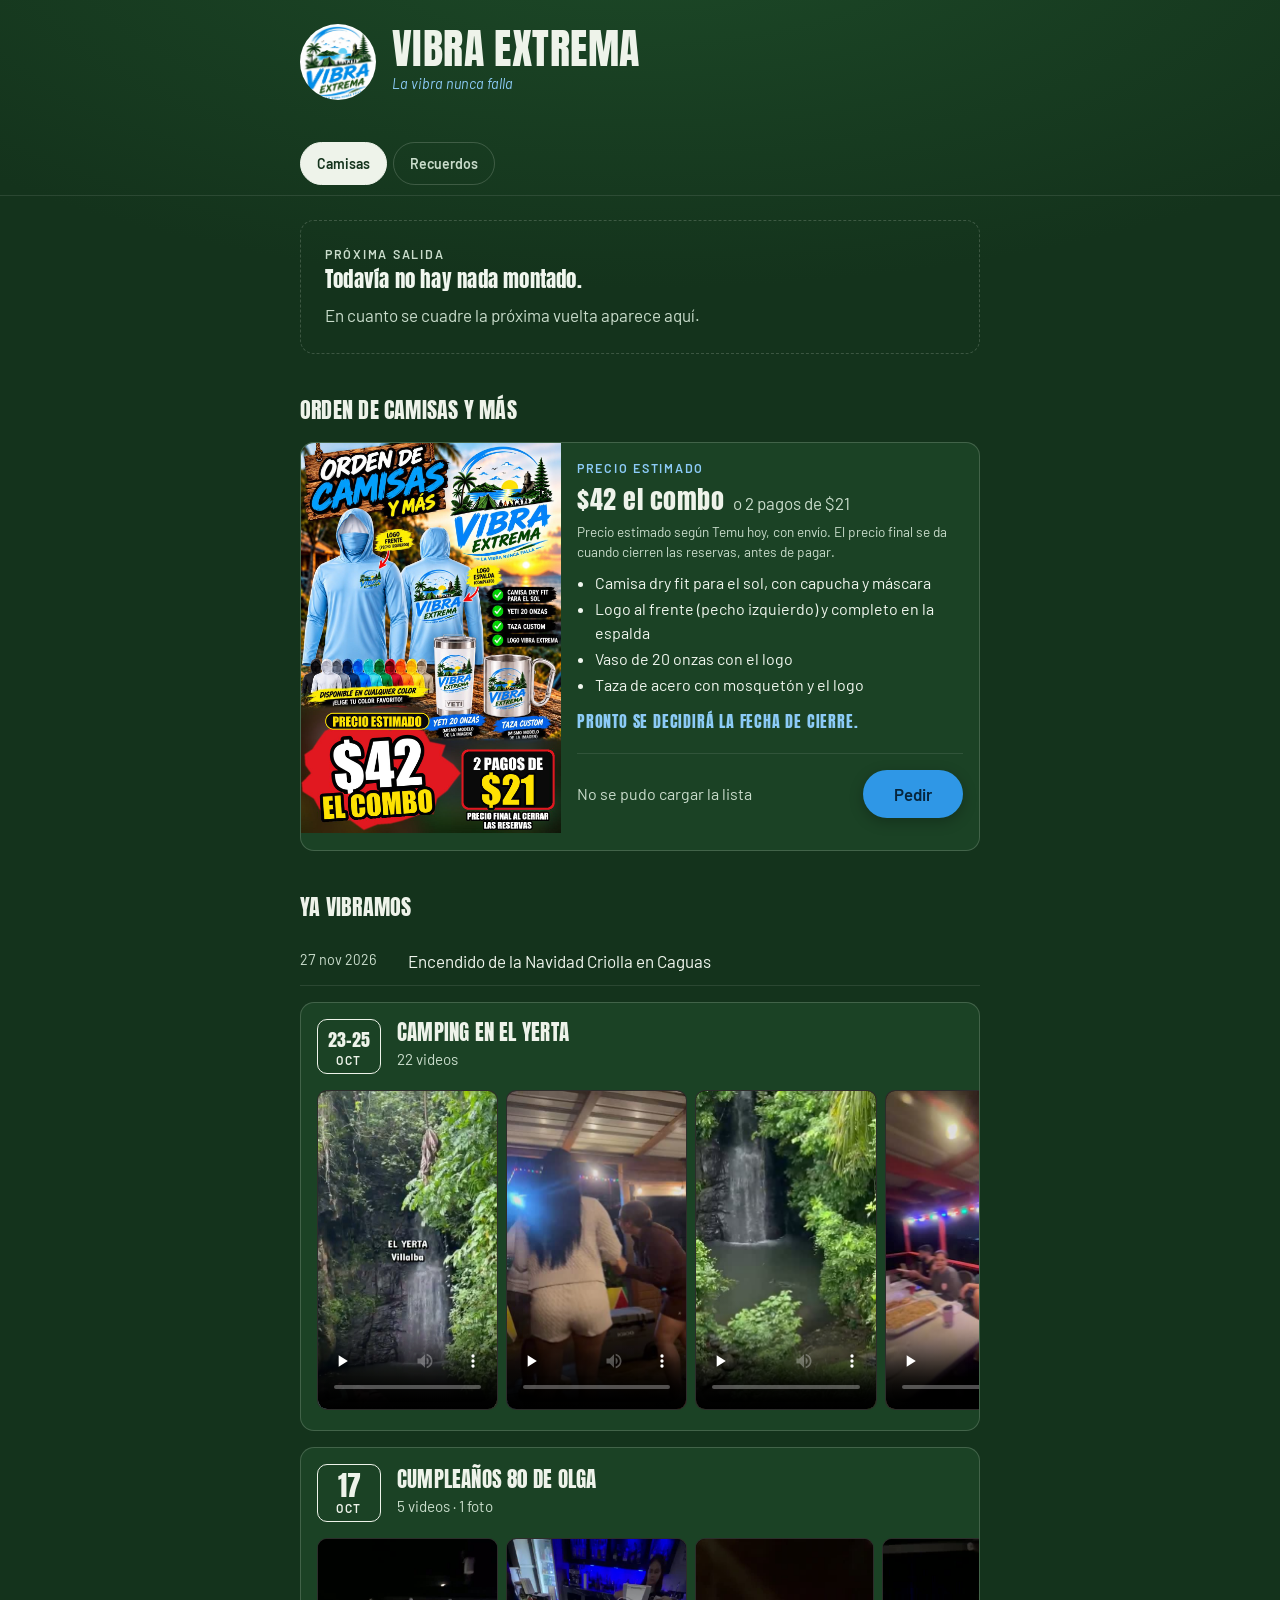
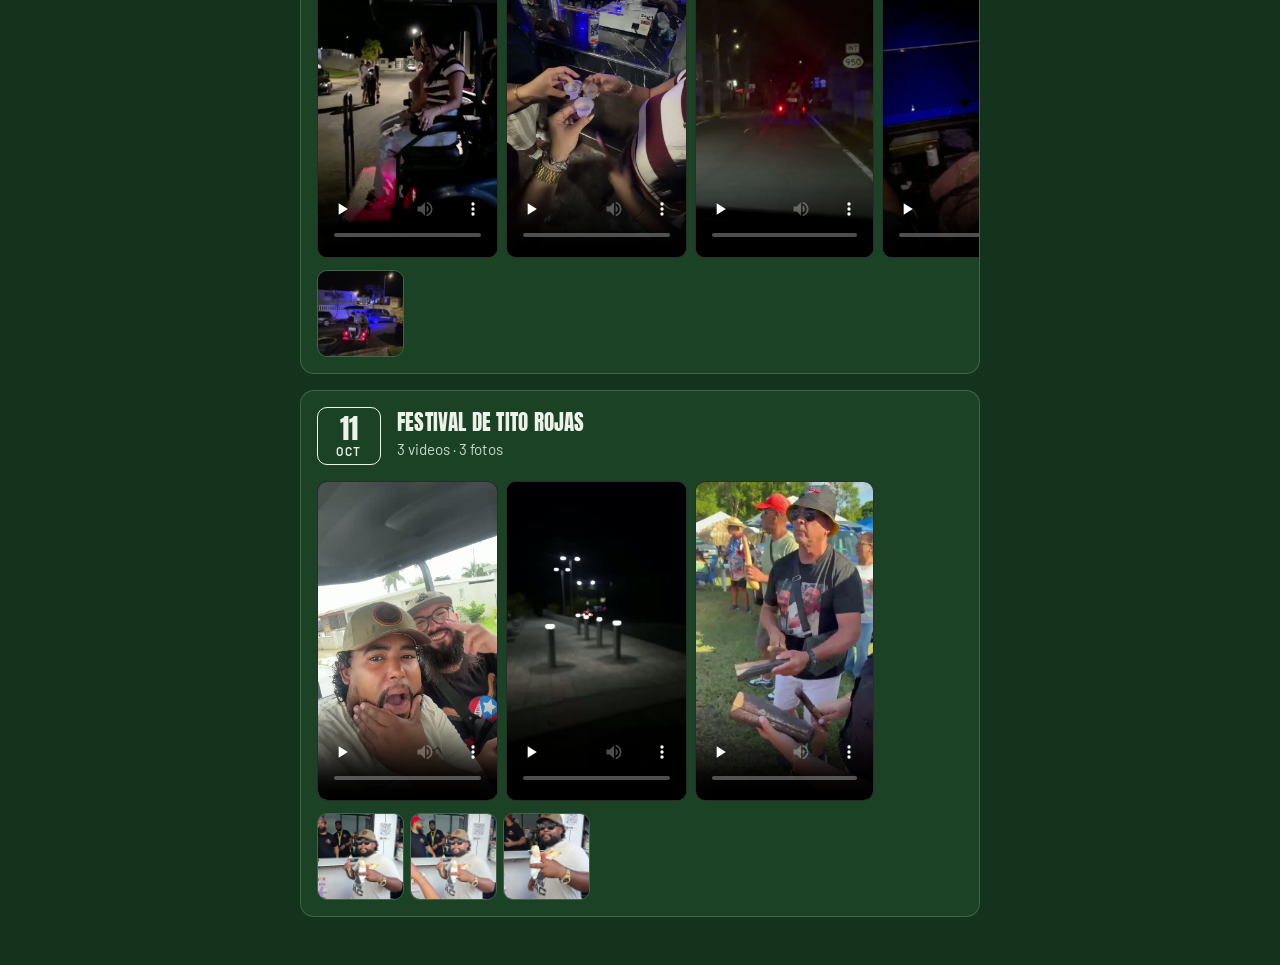
<file: index.html>
<!doctype html>
<html lang="es">
<head>
  <meta charset="utf-8">
  <meta name="viewport" content="width=device-width, initial-scale=1, viewport-fit=cover">
  <title>La vibra no falla — Vibra Extrema</title>
  <meta name="description" content="Cuándo es la próxima salida de Vibra Extrema: fecha, sitio y quién va.">
  <meta name="theme-color" content="#14421f">

  <!-- Vista previa al pegar el enlace en WhatsApp, Telegram o iMessage.
       La imagen TIENE que ir con URL absoluta: con una ruta relativa WhatsApp
       ni la busca y la tarjeta sale sin foto. Si cambias el dominio, cambia
       también estas dos URLs. -->
  <meta property="og:title" content="Cuándo es la próxima salida">
  <meta property="og:description" content="Vibra Extrema — La vibra nunca falla">
  <meta property="og:url" content="https://pasalocarlos.github.io/la-vibra-no-falla/">
  <meta property="og:site_name" content="Vibra Extrema">
  <meta property="og:type" content="website">
  <meta property="og:locale" content="es_PR">
  <meta property="og:image" content="https://pasalocarlos.github.io/la-vibra-no-falla/assets/logo-vibra.jpg">
  <meta property="og:image:type" content="image/jpeg">
  <meta property="og:image:width" content="1254">
  <meta property="og:image:height" content="1254">
  <meta property="og:image:alt" content="Logo de Vibra Extrema">
  <meta name="twitter:card" content="summary">

  <link rel="icon" href="assets/logo-vibra.jpg">
  <link rel="preconnect" href="https://fonts.googleapis.com">
  <link rel="preconnect" href="https://fonts.gstatic.com" crossorigin>
  <link rel="stylesheet" href="https://fonts.googleapis.com/css2?family=Anton&family=Barlow:ital,wght@0,400;0,500;0,600;0,700;1,400&display=swap">
  <link rel="stylesheet" href="styles.css?v=81338c23">
</head>
<body>

<header class="masthead">
  <img class="masthead-logo" id="logo" src="assets/logo-vibra.jpg" alt="Vibra Extrema">
  <div class="masthead-words">
    <h1 id="grupo-nombre">Vibra Extrema</h1>
    <p class="lema" id="grupo-lema">La vibra nunca falla</p>
  </div>
</header>

<main>
  <!-- La próxima salida, en grande. El script la llena. -->
  <section class="next" id="next" aria-labelledby="next-eyebrow" hidden>
    <p class="eyebrow" id="next-eyebrow">Próxima salida</p>
    <div id="next-slot"></div>
  </section>

  <!-- Cuando no queda nada por delante -->
  <section class="empty" id="empty" hidden>
    <p class="eyebrow">Próxima salida</p>
    <h2>Todavía no hay nada montado.</h2>
    <p>En cuanto se cuadre la próxima vuelta aparece aquí.</p>
  </section>

  <!-- La orden de camisas. El script la llena desde vibraConfig.orden y la
       esconde si no está activa. -->
  <section class="orden" id="orden" aria-labelledby="orden-title" hidden>
    <h2 class="section-title" id="orden-title">Orden de camisas y más</h2>
    <article class="orden-card">
      <a class="orden-flyer" id="orden-flyer-link" href="assets/orden-camisas-estimado.jpg">
        <img id="orden-flyer" src="assets/orden-camisas-estimado.jpg" alt="Flyer de la orden de camisas de Vibra Extrema" loading="lazy" width="1024" height="1536">
      </a>
      <div class="orden-body">
        <p class="eyebrow orden-estimado">Precio estimado</p>
        <p class="orden-precio"><strong id="orden-precio"></strong> <span id="orden-pagos"></span></p>
        <p class="orden-nota" id="orden-nota" hidden></p>
        <ul class="orden-incluye" id="orden-incluye"></ul>
        <p class="orden-cierre" id="orden-cierre"></p>

        <div class="rsvp" id="orden-rsvp" hidden>
          <div class="rsvp-head">
            <span class="count" id="orden-count">Cargando…</span>
            <button class="btn" type="button" id="orden-pedir">Pedir</button>
          </div>
          <ul class="pedidos" id="orden-lista"></ul>

          <form class="rsvp-form" id="orden-form" hidden>
            <label>
              <span>Tu nombre</span>
              <input type="text" name="nombre" maxlength="40" autocomplete="name" required>
            </label>
            <!-- Una foto por color, como en la tienda: se toca la camisa que se quiere. -->
            <fieldset class="colores">
              <legend>Color de la camisa: <strong id="orden-color-elegido">toca uno</strong></legend>
              <div class="colores-grid" id="orden-colores"></div>
            </fieldset>
            <label>
              <span>Talla</span>
              <select name="talla" required></select>
            </label>
            <details class="guia">
              <summary>Guía de tallas</summary>
              <table>
                <thead><tr><th>Talla</th><th>Pecho</th><th>Cintura</th><th>Estatura</th></tr></thead>
                <tbody id="orden-guia"></tbody>
              </table>
              <p>Pecho y cintura en pulgadas. Tallas unisex de EE.UU.</p>
            </details>
            <fieldset class="pago">
              <legend>¿Cómo pagas?</legend>
              <label class="opcion"><input type="radio" name="pago" value="completo" checked> <span id="orden-pago-completo">Completo</span></label>
              <label class="opcion"><input type="radio" name="pago" value="dos-pagos"> <span id="orden-pago-dos">En 2 pagos</span></label>
            </fieldset>
            <div class="rsvp-actions">
              <button class="btn" type="submit" id="orden-enviar">Pedir</button>
            </div>
            <p class="rsvp-msg" id="orden-msg" role="status"></p>
          </form>
        </div>

        <p class="rsvp-off" id="orden-off" hidden>Reserva el tuyo en el grupo de WhatsApp.</p>      </div>
    </article>
  </section>

  <section class="upcoming" id="upcoming" aria-labelledby="upcoming-title" hidden>
    <h2 class="section-title" id="upcoming-title">Lo que viene</h2>
    <div class="cards" id="upcoming-slot"></div>
  </section>

  <section class="past" id="past" aria-labelledby="past-title" hidden>
    <h2 class="section-title" id="past-title">Ya vibramos</h2>
    <ol class="past-list" id="past-slot"></ol>
  </section>
</main>


<!-- Molde de una salida. El script lo clona; nada aquí se muestra tal cual. -->
<template id="tpl-salida">
  <article class="card">
    <div class="card-when">
      <span class="dow" data-f="dow"></span>
      <span class="day" data-f="day"></span>
      <span class="month" data-f="month"></span>
    </div>
    <div class="card-body">
      <h3 data-f="titulo"></h3>
      <p class="meta">
        <span data-f="hora"></span>
        <span class="dot" aria-hidden="true">·</span>
        <span data-f="lugar"></span>
      </p>
      <p class="countdown" data-f="countdown" hidden></p>
      <p class="desc" data-f="descripcion"></p>
      <p class="punto" data-f="punto" hidden></p>
      <ul class="tags" data-f="tags"></ul>
      <ul class="llevar" data-f="llevar" hidden></ul>
      <p class="links">
        <!-- Nace escondido: el enlace lo pone script.js. Si el navegador tiene
             el JS viejo en caché, mejor que no haya botón a que haya uno muerto.
             Sin target="_blank": dentro del navegador de WhatsApp una pestaña
             nueva no abre, y navegar en la misma deja que el teléfono mande el
             enlace a la app. -->
        <a class="share" data-f="share" rel="noopener" hidden>Compartir por WhatsApp</a>
      </p>

      <div class="rsvp" data-f="rsvp" hidden>
        <div class="rsvp-head">
          <span class="count" data-f="count">Cargando…</span>
          <button class="btn" type="button" data-f="voy">Voy</button>
          <button class="btn btn-quiet" type="button" data-f="novoy" hidden>Ya no voy</button>
        </div>
        <ul class="who" data-f="who"></ul>
        <form class="rsvp-form" data-f="form" hidden>
          <label>
            <span>Tu nombre</span>
            <input type="text" name="nombre" maxlength="40" autocomplete="name" required>
          </label>
          <label data-f="plus-label">
            <span>¿Llevas a alguien?</span>
            <input type="number" name="acompanantes" min="0" step="1" value="0" inputmode="numeric">
          </label>
          <div class="rsvp-actions">
            <button class="btn" type="submit" data-f="submit">Confirmar</button>
            <button class="btn btn-quiet" type="button" data-f="cancel">Dejarlo</button>
          </div>
          <p class="rsvp-msg" data-f="msg" role="status"></p>
        </form>
      </div>

      <p class="rsvp-off" data-f="rsvpoff" hidden>Confirmaciones por WhatsApp.</p>
    </div>
  </article>
</template>

<!-- events.config.js lo carga script.js con un sello de tiempo: ver el
     comentario allí. No lo pongas aquí como <script src> otra vez. -->
<script src="script.js?v=d5cbf12e"></script>
</body>
</html>
</file>
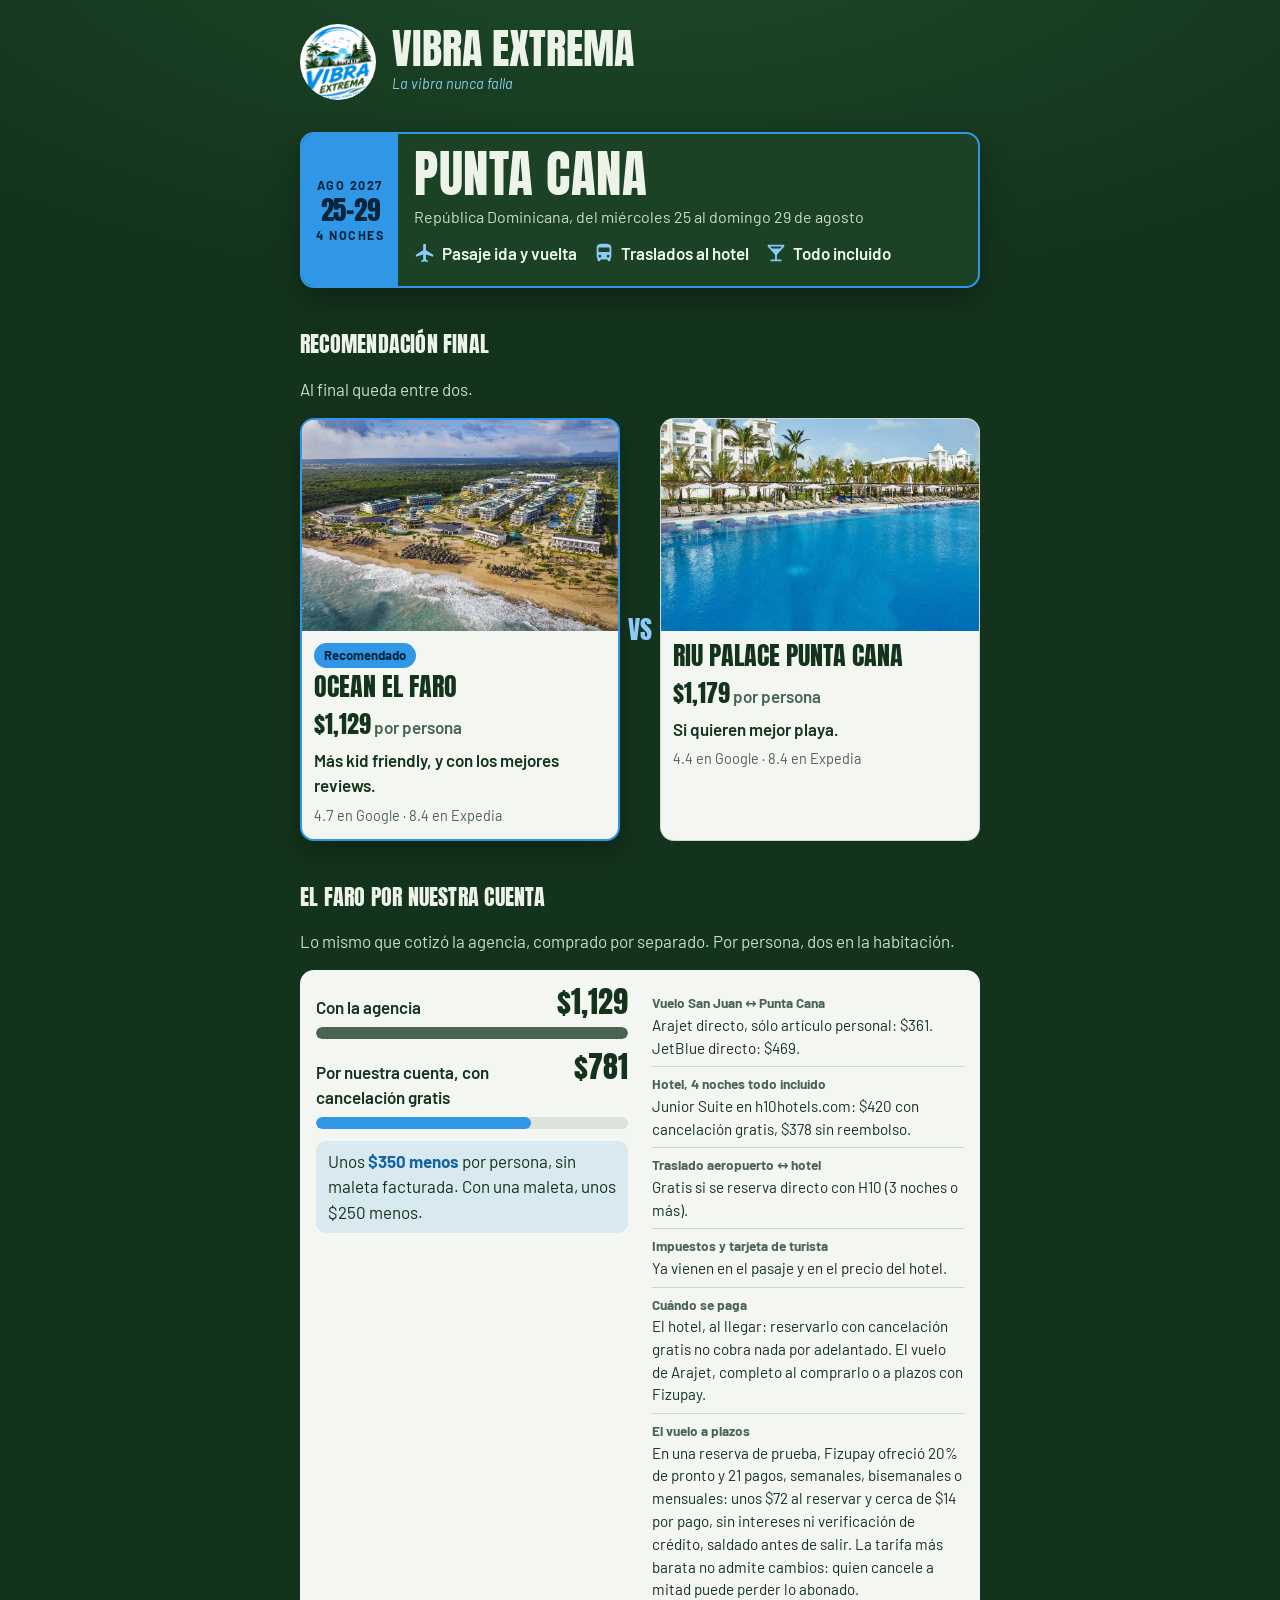
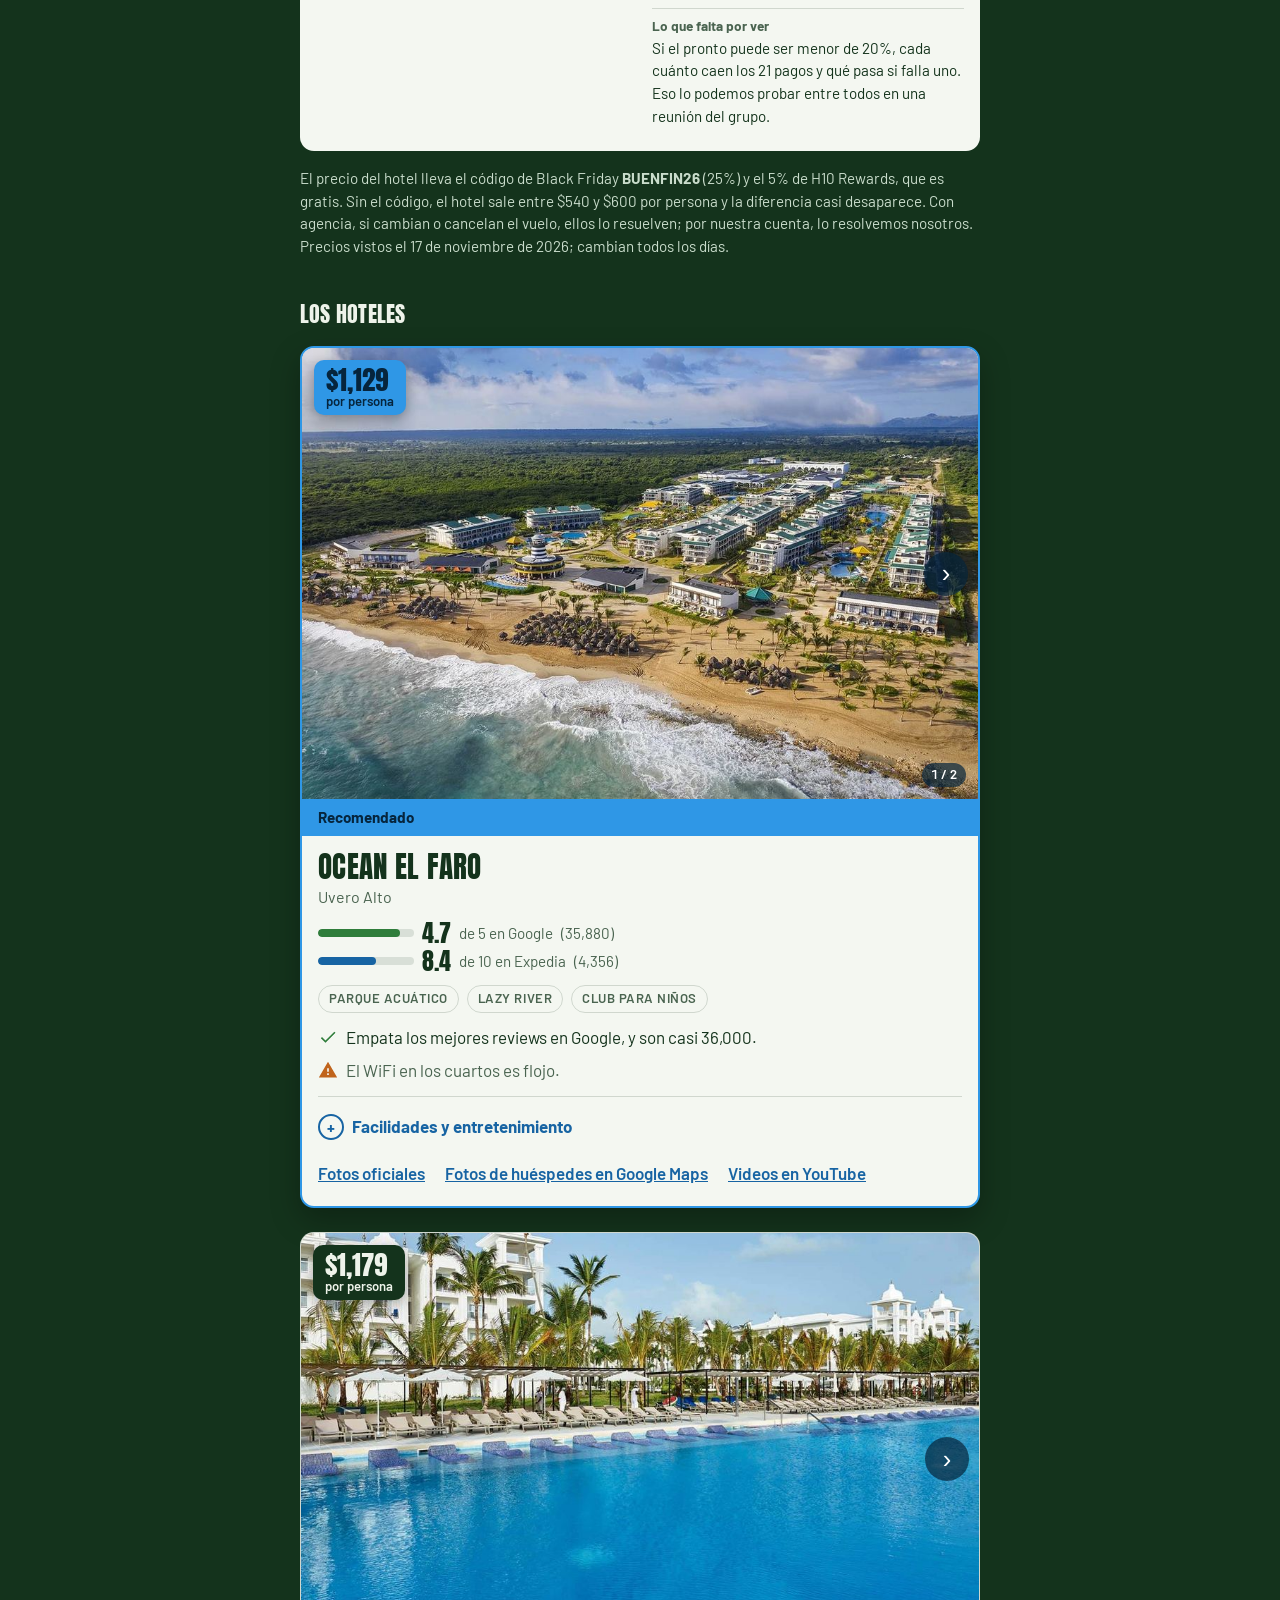
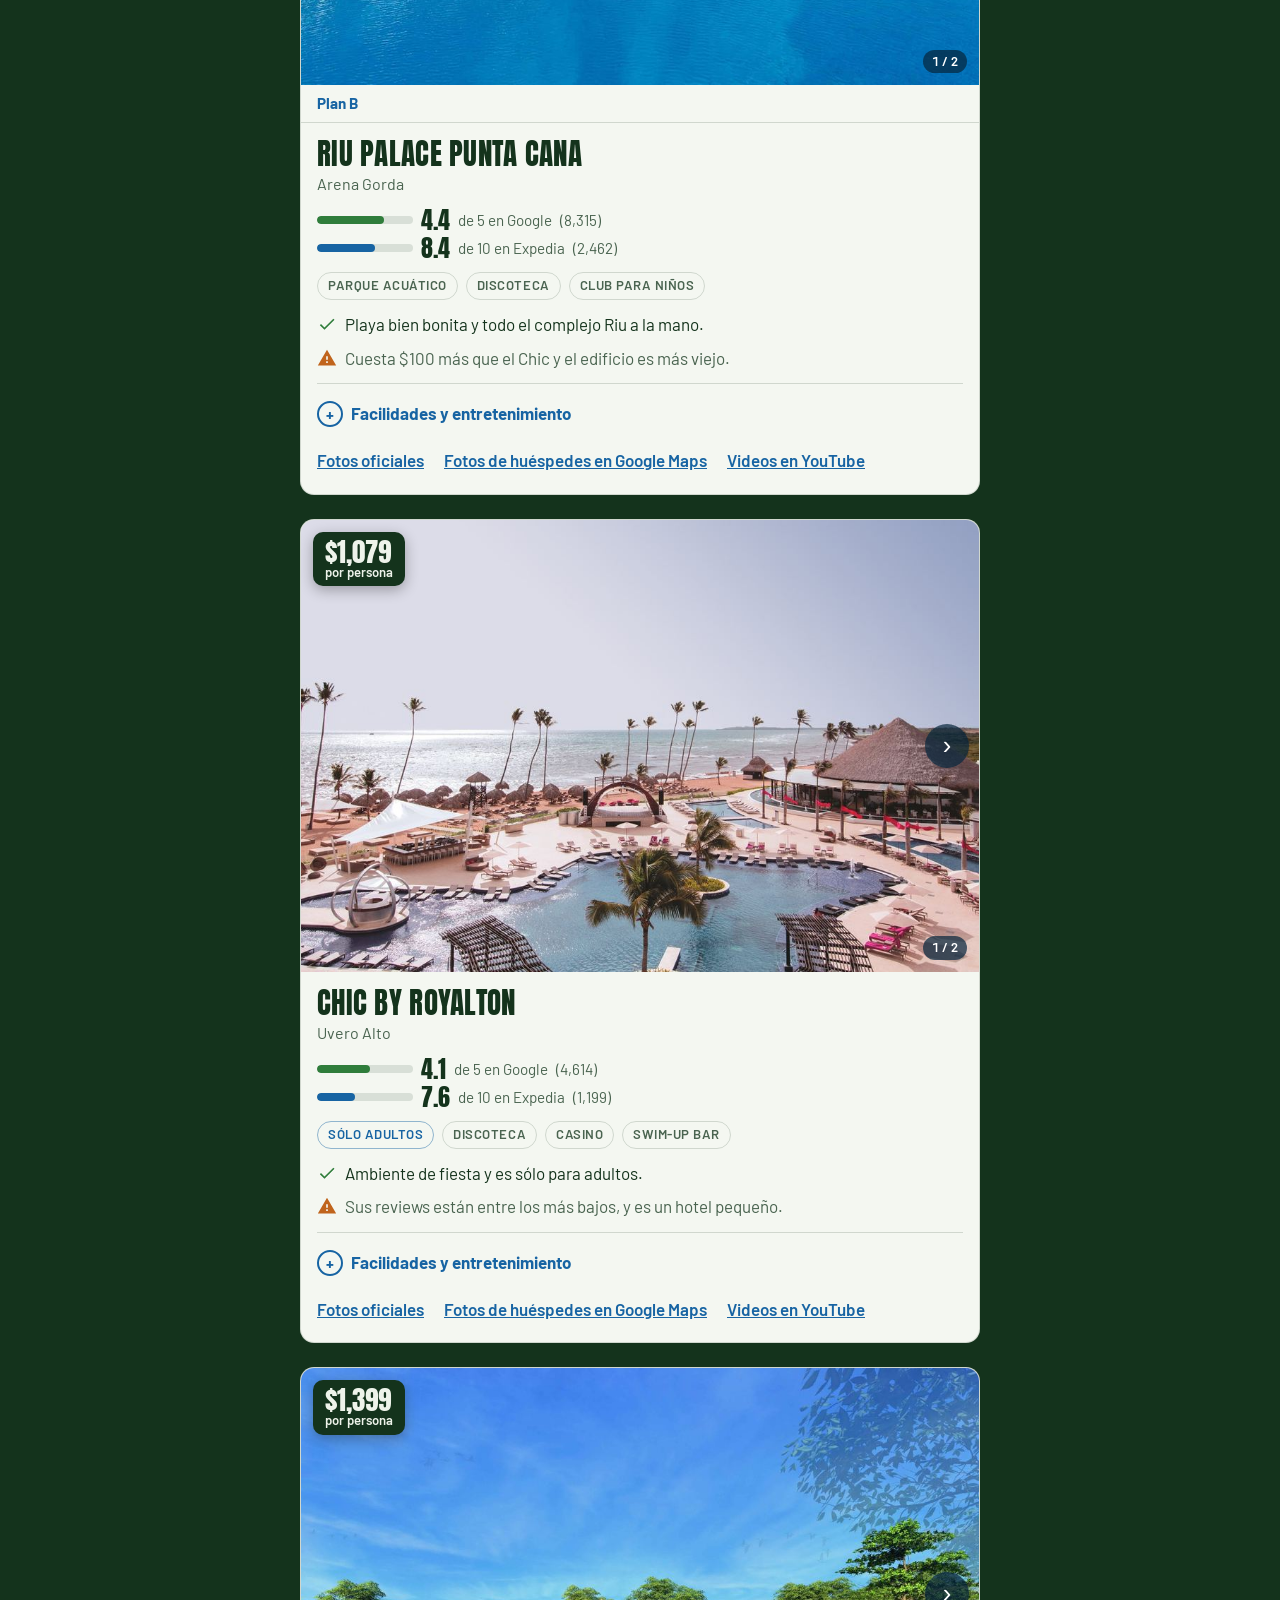
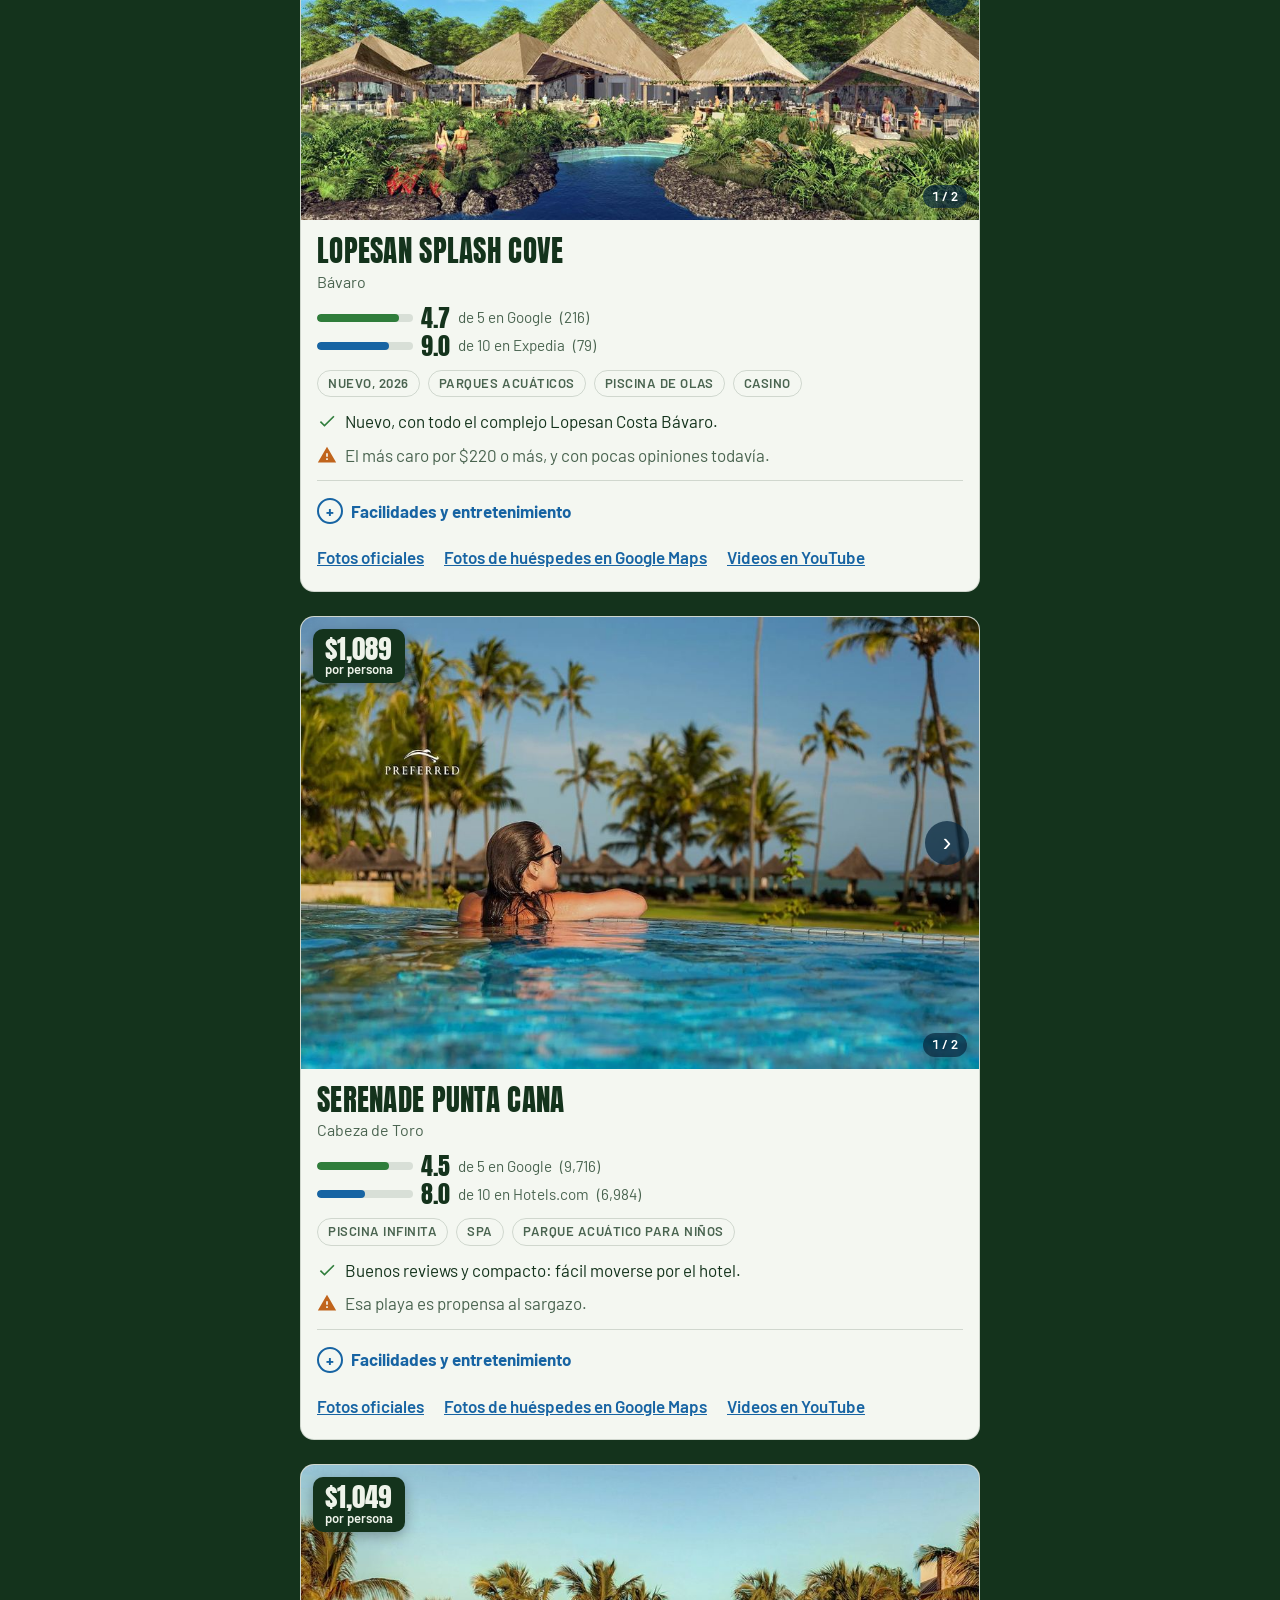
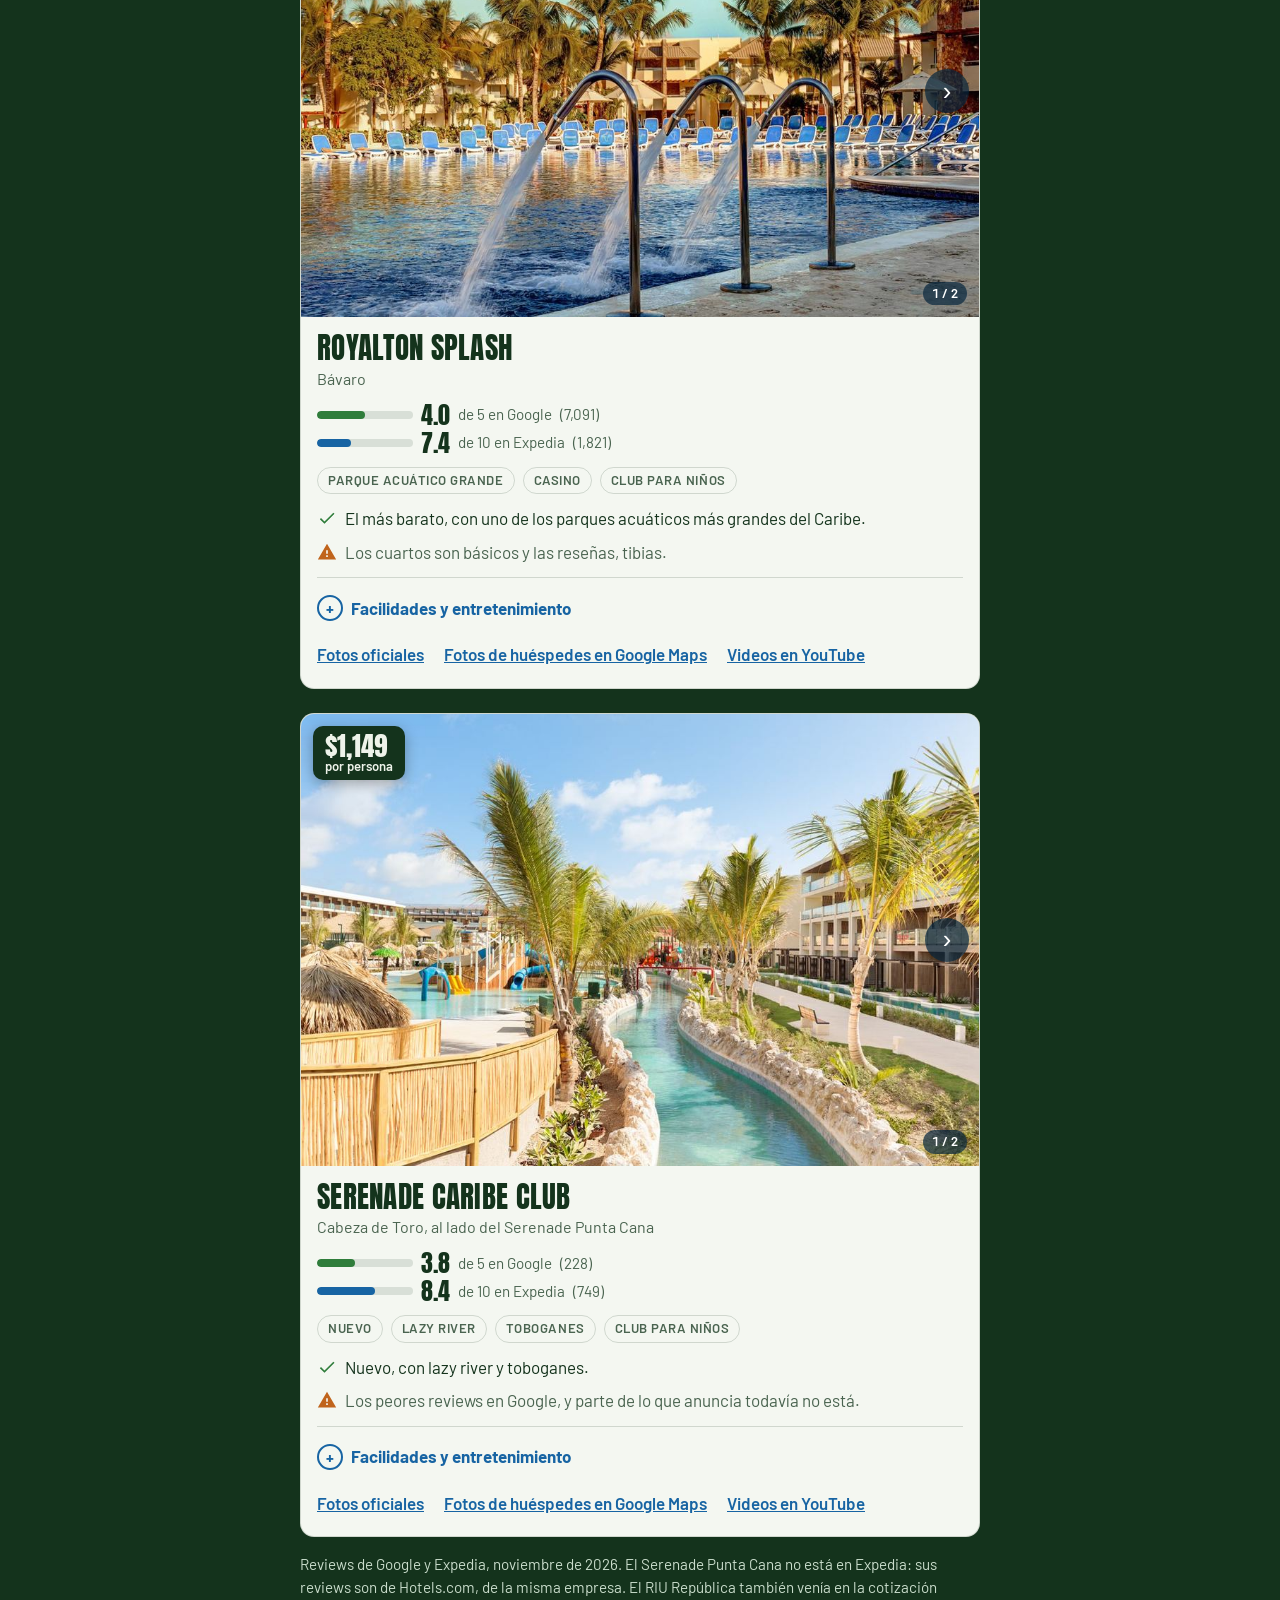
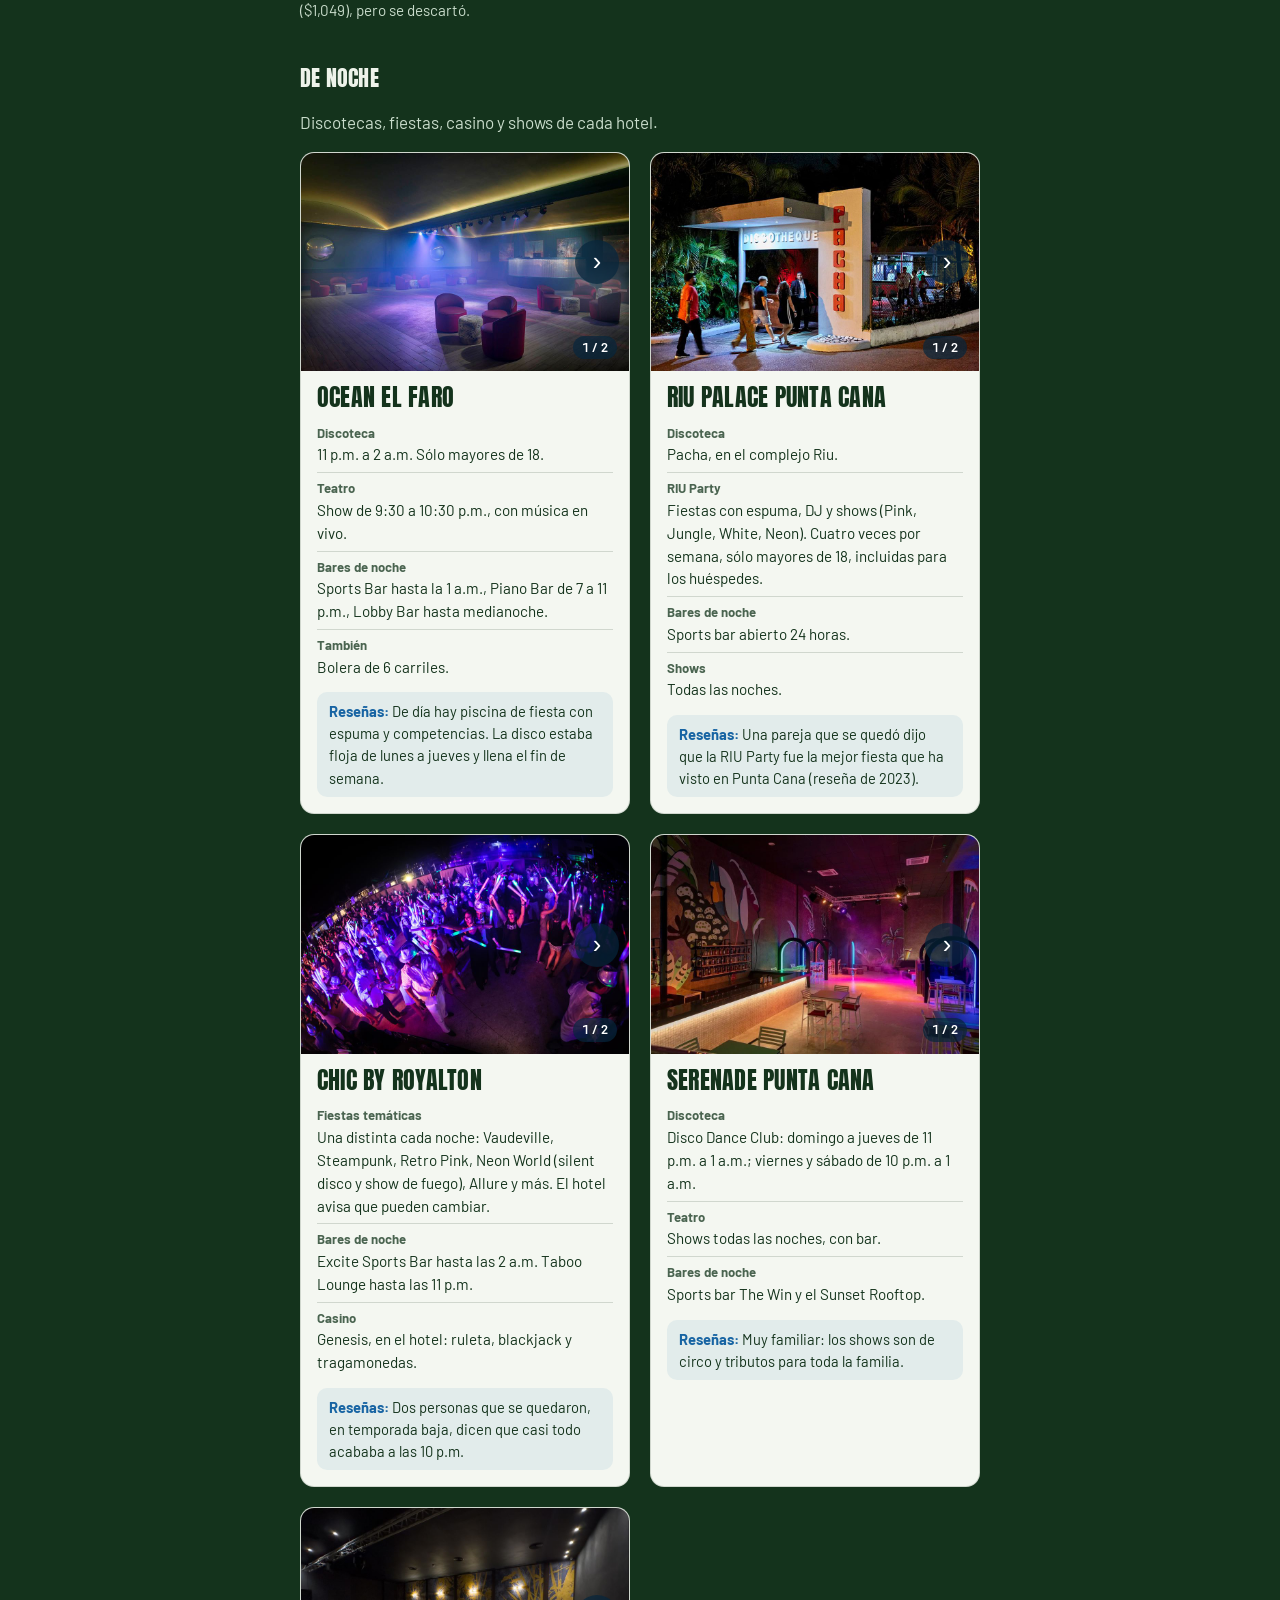
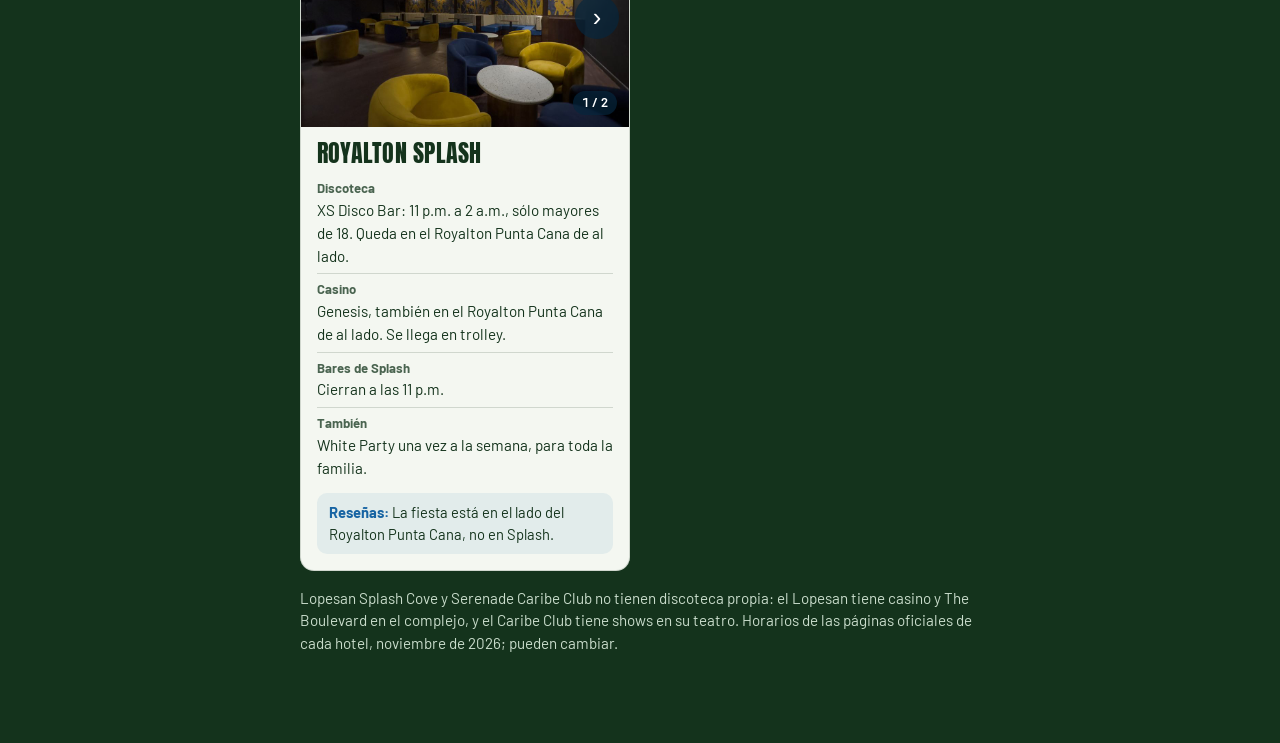
<file: viaje-punta-cana-27-q8m3/index.html>
<!doctype html>
<html lang="es">
<head>
  <meta charset="utf-8">
  <meta name="viewport" content="width=device-width, initial-scale=1, viewport-fit=cover">
  <title>Punta Cana 2027 — Vibra Extrema</title>
  <meta name="description" content="El viaje a Punta Cana del 25 al 29 de agosto de 2027: los hoteles, cuánto cuesta y cuál nos conviene.">
  <meta name="theme-color" content="#14421f">

  <!-- Página escondida: ningún botón ni enlace del sitio lleva aquí, sólo el
       enlace que se comparte en el grupo. Que no salga en Google tampoco.
       OJO: el repo es público, así que esto no es privado de verdad; no pongas
       aquí nada que no pueda ver cualquiera. Las fotos son de las páginas
       oficiales de cada hotel (Carlos lo decidió así, 2026-11-16). -->
  <meta name="robots" content="noindex, nofollow">

  <!-- Vista previa en WhatsApp: la imagen con URL absoluta, igual que index.html -->
  <meta property="og:title" content="Punta Cana · 25 al 29 de agosto de 2027">
  <meta property="og:description" content="Los hoteles, cuánto cuesta y cuál nos conviene.">
  <meta property="og:url" content="https://pasalocarlos.github.io/la-vibra-no-falla/viaje-punta-cana-27-q8m3/">
  <meta property="og:site_name" content="Vibra Extrema">
  <meta property="og:type" content="website">
  <meta property="og:locale" content="es_PR">
  <meta property="og:image" content="https://pasalocarlos.github.io/la-vibra-no-falla/viaje-punta-cana-27-q8m3/fotos/faro.jpg">
  <meta property="og:image:type" content="image/jpeg">
  <meta property="og:image:width" content="960">
  <meta property="og:image:height" content="640">
  <meta property="og:image:alt" content="Vista aérea del Ocean El Faro frente al mar en Punta Cana">
  <meta name="twitter:card" content="summary_large_image">

  <link rel="icon" href="../assets/logo-vibra.jpg">
  <link rel="preconnect" href="https://fonts.googleapis.com">
  <link rel="preconnect" href="https://fonts.gstatic.com" crossorigin>
  <link rel="stylesheet" href="https://fonts.googleapis.com/css2?family=Anton&family=Barlow:ital,wght@0,400;0,500;0,600;0,700;1,400&display=swap">
  <link rel="stylesheet" href="../styles.css?v=81338c23">
  <link rel="stylesheet" href="viaje.css?v=58588e57">
</head>
<body>

<!-- Iconos: se dibujan una vez y se reusan con <use>. -->
<svg width="0" height="0" style="position:absolute" aria-hidden="true">
  <symbol id="i-avion" viewBox="0 0 24 24"><path fill="currentColor" d="M21 16v-2l-8-5V3.5a1.5 1.5 0 0 0-3 0V9l-8 5v2l8-2.5V19l-2 1.5V22l3.5-1 3.5 1v-1.5L13 19v-5.5z"/></symbol>
  <symbol id="i-guagua" viewBox="0 0 24 24"><path fill="currentColor" d="M4 16c0 .9.4 1.7 1 2.2V20a1 1 0 0 0 1 1h1a1 1 0 0 0 1-1v-1h8v1a1 1 0 0 0 1 1h1a1 1 0 0 0 1-1v-1.8c.6-.5 1-1.3 1-2.2V6c0-3.5-3.6-4-8-4S4 2.5 4 6zm3.5 1a1.5 1.5 0 1 1 0-3 1.5 1.5 0 0 1 0 3m9 0a1.5 1.5 0 1 1 0-3 1.5 1.5 0 0 1 0 3M18 11H6V6h12z"/></symbol>
  <symbol id="i-copa" viewBox="0 0 24 24"><path fill="currentColor" d="M21 5V3H3v2l8 9v5H6v2h12v-2h-5v-5zM7.4 7l-1.8-2h12.8l-1.8 2z"/></symbol>
  <symbol id="i-sol" viewBox="0 0 24 24"><path fill="currentColor" d="M12 7a5 5 0 1 0 0 10 5 5 0 0 0 0-10M2 13h2a1 1 0 0 0 0-2H2a1 1 0 0 0 0 2m18 0h2a1 1 0 0 0 0-2h-2a1 1 0 0 0 0 2M11 2v2a1 1 0 0 0 2 0V2a1 1 0 0 0-2 0m0 18v2a1 1 0 0 0 2 0v-2a1 1 0 0 0-2 0M5.99 4.58a1 1 0 0 0-1.41 1.41l1.06 1.06a1 1 0 0 0 1.41-1.41zm12.37 12.37a1 1 0 0 0-1.41 1.41l1.06 1.06a1 1 0 0 0 1.41-1.41zm1.06-10.96a1 1 0 0 0-1.41-1.41l-1.06 1.06a1 1 0 0 0 1.41 1.41zM7.05 18.36a1 1 0 0 0-1.41-1.41l-1.06 1.06a1 1 0 0 0 1.41 1.41z"/></symbol>
  <symbol id="i-mas" viewBox="0 0 24 24"><path fill="currentColor" d="M9 16.2 4.8 12l-1.4 1.4L9 19 21 7l-1.4-1.4z"/></symbol>
  <symbol id="i-ojo" viewBox="0 0 24 24"><path fill="currentColor" d="M1 21h22L12 2zm12-3h-2v-2h2zm0-4h-2v-4h2z"/></symbol>
  <symbol id="i-reloj" viewBox="0 0 24 24"><path fill="currentColor" d="M12 2a10 10 0 1 0 0 20 10 10 0 0 0 0-20m1 10.4V7h-2v6.4l4.6 2.7 1-1.7z"/></symbol>
</svg>

<header class="masthead">
  <img class="masthead-logo" src="../assets/logo-vibra.jpg" alt="Vibra Extrema">
  <div class="masthead-words">
    <p class="masthead-nombre">Vibra Extrema</p>
    <p class="lema">La vibra nunca falla</p>
  </div>
</header>

<main>
  <!-- El viaje, con el mismo bloque de fecha azul de la próxima salida -->
  <section class="next viaje-hero" aria-labelledby="viaje-titulo">
    <article class="card">
      <div class="card-when">
        <span class="month">ago 2027</span>
        <span class="day rango">25–29</span>
        <span class="dow">4 noches</span>
      </div>
      <div class="card-body">
        <h1 id="viaje-titulo">Punta Cana</h1>
        <p class="meta">República Dominicana, del miércoles 25 al domingo 29 de agosto</p>
        <ul class="incluye" aria-label="El precio incluye">
          <li><svg aria-hidden="true"><use href="#i-avion"/></svg>Pasaje ida y vuelta</li>
          <li><svg aria-hidden="true"><use href="#i-guagua"/></svg>Traslados al hotel</li>
          <li><svg aria-hidden="true"><use href="#i-copa"/></svg>Todo incluido</li>
        </ul>
      </div>
    </article>
  </section>

  <!-- La recomendación final: el Chic contra El Faro. Va antes del selector
       porque es lo primero que el grupo tiene que decidir. -->
  <section class="viaje-sec" aria-labelledby="final-titulo">
    <h2 class="section-title" id="final-titulo">Recomendación final</h2>
    <p class="final-intro">Al final queda entre dos.</p>
    <div class="final">
      <a class="final-op final-reco" href="#faro">
        <img src="fotos/faro.jpg" alt="" width="960" height="640" loading="lazy">
        <span class="final-body">
          <span class="final-sello">Recomendado</span>
          <span class="final-nombre">Ocean El Faro</span>
          <span class="final-precio"><strong>$1,129</strong> por persona</span>
          <span class="final-si">Más kid friendly, y con los mejores reviews.</span>
          <span class="final-nums">4.7 en Google · 8.4 en Expedia</span>
        </span>
      </a>
      <p class="final-vs" aria-hidden="true">vs</p>
      <a class="final-op" href="#riu">
        <img src="fotos/riu.jpg" alt="" width="960" height="640" loading="lazy">
        <span class="final-body">
          <span class="final-nombre">Riu Palace Punta Cana</span>
          <span class="final-precio"><strong>$1,179</strong> por persona</span>
          <span class="final-si">Si quieren mejor playa.</span>
          <span class="final-nums">4.4 en Google · 8.4 en Expedia</span>
        </span>
      </a>
    </div>
  </section>

  <!-- El Faro por nuestra cuenta contra la agencia. Precios vistos el 17 de
       noviembre de 2026 en Google Flights y h10hotels.com. -->
  <section class="viaje-sec" aria-labelledby="cuenta-titulo">
    <h2 class="section-title" id="cuenta-titulo">El Faro por nuestra cuenta</h2>
    <p class="final-intro">Lo mismo que cotizó la agencia, comprado por separado. Por persona, dos en la habitación.</p>
    <div class="cuenta">
      <div class="cuenta-tot">
        <p class="cuenta-fila"><span>Con la agencia</span><strong>$1,129</strong></p>
        <span class="cuenta-barra" style="--w:100%"></span>
        <p class="cuenta-fila"><span>Por nuestra cuenta, con cancelación gratis</span><strong>$781</strong></p>
        <span class="cuenta-barra es-cuenta" style="--w:69%"></span>
        <p class="cuenta-ahorro">Unos <strong>$350 menos</strong> por persona, sin maleta facturada. Con una maleta, unos $250 menos.</p>
      </div>
      <ul class="cuenta-partes">
        <li><b>Vuelo San Juan ↔ Punta Cana</b> Arajet directo, sólo artículo personal: $361. JetBlue directo: $469.</li>
        <li><b>Hotel, 4 noches todo incluido</b> Junior Suite en h10hotels.com: $420 con cancelación gratis, $378 sin reembolso.</li>
        <li><b>Traslado aeropuerto ↔ hotel</b> Gratis si se reserva directo con H10 (3 noches o más).</li>
        <li><b>Impuestos y tarjeta de turista</b> Ya vienen en el pasaje y en el precio del hotel.</li>
        <li><b>Cuándo se paga</b> El hotel, al llegar: reservarlo con cancelación gratis no cobra nada por adelantado. El vuelo de Arajet, completo al comprarlo o a plazos con Fizupay.</li>
        <li><b>El vuelo a plazos</b> En una reserva de prueba, Fizupay ofreció 20% de pronto y 21 pagos, semanales, bisemanales o mensuales: unos $72 al reservar y cerca de $14 por pago, sin intereses ni verificación de crédito, saldado antes de salir. La tarifa más barata no admite cambios: quien cancele a mitad puede perder lo abonado.</li>
        <li><b>Lo que falta por ver</b> Si el pronto puede ser menor de 20%, cada cuánto caen los 21 pagos y qué pasa si falla uno. Eso lo podemos probar entre todos en una reunión del grupo.</li>
      </ul>
    </div>
    <p class="nota">El precio del hotel lleva el código de Black Friday <b>BUENFIN26</b> (25%) y el 5% de H10 Rewards, que es gratis. Sin el código, el hotel sale entre $540 y $600 por persona y la diferencia casi desaparece. Con agencia, si cambian o cancelan el vuelo, ellos lo resuelven; por nuestra cuenta, lo resolvemos nosotros. Precios vistos el 17 de noviembre de 2026; cambian todos los días.</p>
  </section>

  <section class="viaje-sec" aria-labelledby="hoteles-titulo">
    <h2 class="section-title" id="hoteles-titulo">Los hoteles</h2>

    <div class="hoteles" id="hoteles">
      <article class="hotel es-reco" id="faro">
        <div class="hotel-fotos" tabindex="0" aria-label="Fotos del Ocean El Faro, desliza para ver más">
          <img src="fotos/faro.jpg" alt="Vista aérea del Ocean El Faro y su playa" width="960" height="640" loading="lazy">
          <img src="fotos/faro2.jpg" alt="Parque acuático del Ocean El Faro" width="960" height="640" loading="lazy">
        </div>
        <p class="hotel-precio"><strong>$1,129</strong> por persona</p>
        <p class="hotel-sello">Recomendado</p>
        <div class="hotel-body">
          <h3>Ocean El Faro</h3>
          <p class="meta">Uvero Alto</p>
          <p class="nota-google" aria-label="4.7 de 5 en Google, 35,880 opiniones"><span class="barra" style="--n:4.7"></span><b>4.7</b> de 5 en Google <span>(35,880)</span></p>
          <p class="nota-google nota-expedia" aria-label="8.4 de 10 en Expedia, 4,356 opiniones"><span class="barra" style="--e:8.4"></span><b>8.4</b> de 10 en Expedia <span>(4,356)</span></p>
          <ul class="tags"><li>Parque acuático</li><li>Lazy river</li><li>Club para niños</li></ul>
          <p class="pro"><svg aria-hidden="true"><use href="#i-mas"/></svg>Empata los mejores reviews en Google, y son casi 36,000.</p>
          <p class="contra"><svg aria-hidden="true"><use href="#i-ojo"/></svg>El WiFi en los cuartos es flojo.</p>
          <details class="facil">
            <summary>Facilidades y entretenimiento</summary>
            <div class="facil-cuerpo">
              <div class="facil-grupo"><h4>Restaurantes</h4><ul><li>El Mercado (buffet internacional)</li><li>Pez Dama (caribeño; buffet de día, a la carta de noche) <span class="f-badge f-adultos">sólo adultos</span></li><li>Blue Moon (cocina de autor) <span class="f-badge f-adultos">sólo adultos</span></li><li>Dolce Vita (italiano)</li><li>Steak House (carnes)</li><li>Sakura (japonés, teppanyaki y sushi)</li><li>Margarita (mexicano)</li><li>Route 66 (BBQ americano)</li><li>Villa Marina (caribeño, buffet almuerzo playa)</li><li>Ocean Burger (hamburguesas y snacks)</li><li>Privilege Lounge (a la carta) <span class="f-badge f-extra">Privilege</span></li><li>Mike&#x27;s Coffee (café y repostería)</li><li>Heladería</li></ul></div>
              <div class="facil-grupo"><h4>Bares</h4><ul><li>Lobby Bar</li><li>Piano Bar</li><li>Sports Bar</li><li>3 bares de piscina</li><li>Snack bar</li><li>Bar de playa</li></ul></div>
              <div class="facil-grupo"><h4>Piscinas y agua</h4><ul><li>2 piscinas</li><li>Río lento (lazy river)</li><li>Parque acuático familiar, 4 toboganes</li><li>Juegos de chorros de agua</li><li>Suites swim-up con acceso directo</li><li>Playa (frente al mar)</li></ul></div>
              <div class="facil-grupo"><h4>Noche y shows</h4><ul><li>Teatro con shows nocturnos</li><li>Música en vivo</li><li>Discoteca <span class="f-badge f-adultos">sólo adultos</span></li></ul></div>
              <div class="facil-grupo"><h4>Deportes y actividades</h4><ul><li>Gimnasio</li><li>8 canchas de tenis</li><li>Vilas Tennis Academy</li><li>Bolera de 6 carriles</li><li>Minigolf de 7 hoyos</li><li>Cancha multiuso (baloncesto, fútbol)</li><li>Campo de softball</li><li>Fútbol y voleibol playa</li><li>Tenis de mesa, aeróbicos, bocce</li><li>Centro de buceo Dive It! <span class="f-badge f-extra">cuesta extra</span></li></ul></div>
              <div class="facil-grupo"><h4>Spa y bienestar</h4><ul><li>Despacio Spa Centre <span class="f-badge f-extra">cuesta extra</span></li></ul></div>
              <div class="facil-grupo"><h4>Niños</h4><ul><li>Daisy Club (mini club)</li><li>Parque infantil</li><li>Club de adolescentes</li><li>Área familiar con parque acuático</li></ul></div>
              <div class="facil-grupo"><h4>Costo extra</h4><ul><li>Habitaciones El Beso, sólo adultos</li><li>Privilege, habitaciones y servicios</li><li>Despacio Spa Centre</li><li>Buceo Dive It!</li><li>Arcade</li></ul></div>
            </div>
          </details>
          <p class="ver-fotos"><a href="https://www.h10hotels.com/es/hoteles-punta-cana/ocean-el-faro/galeria" rel="noreferrer">Fotos oficiales</a><a href="https://www.google.com/maps/search/?api=1&amp;query=Ocean+El+Faro+Resort+Punta+Cana" rel="noreferrer">Fotos de huéspedes en Google Maps</a><a href="https://www.youtube.com/results?search_query=Ocean+El+Faro+Punta+Cana+tour" rel="noreferrer">Videos en YouTube</a></p>
        </div>
      </article>
      <article class="hotel es-b" id="riu">
        <div class="hotel-fotos" tabindex="0" aria-label="Fotos del Riu Palace Punta Cana, desliza para ver más">
          <img src="fotos/riu.jpg" alt="Piscina del Riu Palace Punta Cana" width="960" height="640" loading="lazy">
          <img src="fotos/riu2.jpg" alt="Tumbonas dentro de la piscina del Riu Palace Punta Cana" width="960" height="640" loading="lazy">
        </div>
        <p class="hotel-precio"><strong>$1,179</strong> por persona</p>
        <p class="hotel-sello">Plan B</p>
        <div class="hotel-body">
          <h3>Riu Palace Punta Cana</h3>
          <p class="meta">Arena Gorda</p>
          <p class="nota-google" aria-label="4.4 de 5 en Google, 8,315 opiniones"><span class="barra" style="--n:4.4"></span><b>4.4</b> de 5 en Google <span>(8,315)</span></p>
          <p class="nota-google nota-expedia" aria-label="8.4 de 10 en Expedia, 2,462 opiniones"><span class="barra" style="--e:8.4"></span><b>8.4</b> de 10 en Expedia <span>(2,462)</span></p>
          <ul class="tags"><li>Parque acuático</li><li>Discoteca</li><li>Club para niños</li></ul>
          <p class="pro"><svg aria-hidden="true"><use href="#i-mas"/></svg>Playa bien bonita y todo el complejo Riu a la mano.</p>
          <p class="contra"><svg aria-hidden="true"><use href="#i-ojo"/></svg>Cuesta $100 más que el Chic y el edificio es más viejo.</p>
          <details class="facil">
            <summary>Facilidades y entretenimiento</summary>
            <div class="facil-cuerpo">
              <div class="facil-grupo"><h4>Restaurantes</h4><ul><li>La Isabela (buffet internacional)</li><li>La Bodega (español)</li><li>Krystal (fusión)</li><li>Yokohama (japonés)</li><li>Luigi (italiano)</li><li>La Altagracia (steakhouse)</li><li>Pepe&#x27;s Food (parrilla informal)</li></ul></div>
              <div class="facil-grupo"><h4>Bares</h4><ul><li>5 bares en total</li><li>Bar swim-up <span class="f-badge f-adultos">sólo adultos</span></li><li>Bar de piscina</li><li>Sports bar 24 horas</li><li>Bar lounge</li><li>Lobby bar</li></ul></div>
              <div class="facil-grupo"><h4>Piscinas y agua</h4><ul><li>4 piscinas exteriores</li><li>Piscina relax</li><li>Piscina principal con swim-up</li><li>2 piscinas infantiles con toboganes</li><li>Splash Water World (incluido, compartido Riu)</li><li>Bar en Splash (bebidas, sin comida)</li></ul></div>
              <div class="facil-grupo"><h4>Noche y shows</h4><ul><li>RIU Party (fiestas temáticas)</li><li>Discoteca</li><li>Shows en vivo</li><li>Músicos en vivo</li></ul></div>
              <div class="facil-grupo"><h4>Deportes y actividades</h4><ul><li>Gimnasio 24 horas</li><li>Clases RIU Fit</li><li>Deportes acuáticos (windsurf, kayak)</li><li>Clase de buceo de prueba</li><li>Cancha de tenis</li><li>Golf cercano</li></ul></div>
              <div class="facil-grupo"><h4>Spa y bienestar</h4><ul><li>Renova Spa</li><li>Baño de vapor</li></ul></div>
              <div class="facil-grupo"><h4>Niños</h4><ul><li>RIU Land (club infantil)</li><li>RIU4U (club de adolescentes)</li><li>Piscina infantil con toboganes</li><li>Splash Water World</li></ul></div>
            </div>
          </details>
          <p class="ver-fotos"><a href="https://www.riu.com/es/hotel/republica-dominicana/punta-cana/hotel-riu-palace-punta-cana/" rel="noreferrer">Fotos oficiales</a><a href="https://www.google.com/maps/search/?api=1&amp;query=Hotel+Riu+Palace+Punta+Cana" rel="noreferrer">Fotos de huéspedes en Google Maps</a><a href="https://www.youtube.com/results?search_query=Riu+Palace+Punta+Cana+tour" rel="noreferrer">Videos en YouTube</a></p>
        </div>
      </article>
      <article class="hotel" id="chic">
        <div class="hotel-fotos" tabindex="0" aria-label="Fotos del Chic by Royalton, desliza para ver más">
          <img src="fotos/chic2.jpg" alt="Piscina del Chic by Royalton frente al mar" width="960" height="640">
          <img src="fotos/chic.jpg" alt="Terraza con tumbonas del Chic by Royalton" width="960" height="640" loading="lazy">
        </div>
        <p class="hotel-precio"><strong>$1,079</strong> por persona</p>
        <div class="hotel-body">
          <h3>Chic by Royalton</h3>
          <p class="meta">Uvero Alto</p>
          <p class="nota-google" aria-label="4.1 de 5 en Google, 4,614 opiniones"><span class="barra" style="--n:4.1"></span><b>4.1</b> de 5 en Google <span>(4,614)</span></p>
          <p class="nota-google nota-expedia" aria-label="7.6 de 10 en Expedia, 1,199 opiniones"><span class="barra" style="--e:7.6"></span><b>7.6</b> de 10 en Expedia <span>(1,199)</span></p>
          <ul class="tags"><li class="t-adultos">Sólo adultos</li><li>Discoteca</li><li>Casino</li><li>Swim-up bar</li></ul>
          <p class="pro"><svg aria-hidden="true"><use href="#i-mas"/></svg>Ambiente de fiesta y es sólo para adultos.</p>
          <p class="contra"><svg aria-hidden="true"><use href="#i-ojo"/></svg>Sus reviews están entre los más bajos, y es un hotel pequeño.</p>
          <details class="facil">
            <summary>Facilidades y entretenimiento</summary>
            <div class="facil-cuerpo">
              <div class="facil-grupo"><h4>Restaurantes</h4><ul><li>Elements (buffet internacional)</li><li>Hunter Steakhouse (carnes)</li><li>Vespa (trattoria italiana)</li><li>Excite (sports bar, pub)</li><li>Pescari (sushi y ceviche)</li><li>Tandori (comida india)</li><li>Cloud 9 (gastronomía de autor) <span class="f-badge f-extra">cuesta extra</span></li><li>Insomnia (pastelería y café)</li><li>Munchies (snacks)</li></ul></div>
              <div class="facil-grupo"><h4>Bares</h4><ul><li>Taboo Lounge (lobby al aire libre)</li><li>Sublime (swim-up bar)</li><li>Diamond Club Lounge (sólo Diamond Club)</li><li>Diamond Club Beach Bar (sólo Diamond Club)</li></ul></div>
              <div class="facil-grupo"><h4>Piscinas y agua</h4><ul><li>4 piscinas</li><li>Mermaid Pool con loungers</li><li>Piscina privada Diamond Club</li><li>Playa Uvero Alto</li></ul></div>
              <div class="facil-grupo"><h4>Noche y shows</h4><ul><li>Fiestas temáticas con DJ</li><li>Shows y pop-up shows</li><li>Discoteca</li><li>Casino Genesis</li></ul></div>
              <div class="facil-grupo"><h4>Deportes y actividades</h4><ul><li>Gimnasio Royalton Fit con clases</li><li>Yoga al amanecer</li><li>Deportes acuáticos complementarios</li></ul></div>
              <div class="facil-grupo"><h4>Spa y bienestar</h4><ul><li>The Royal Spa <span class="f-badge f-adultos">sólo adultos</span></li><li>Hidroterapia y rituales corporales</li><li>Masajes en pareja <span class="f-badge f-extra">cuesta extra</span></li></ul></div>
              <div class="facil-grupo"><h4>Niños</h4><ul><li>No acepta menores de 18</li></ul></div>
              <div class="facil-grupo"><h4>Costo extra</h4><ul><li>Tratamientos de spa</li><li>Cloud 9 gastronomía</li><li>Mayordomo</li><li>Upgrade Diamond Club</li><li>Cabañas privadas en la playa</li></ul></div>
            </div>
          </details>
          <p class="ver-fotos"><a href="https://www.marriott.com/en-us/hotels/pujrc-royalton-chic-punta-cana-an-autograph-collection-all-inclusive-resort-and-casino-adults-only/photos/" rel="noreferrer">Fotos oficiales</a><a href="https://www.google.com/maps/search/?api=1&amp;query=Royalton+CHIC+Punta+Cana" rel="noreferrer">Fotos de huéspedes en Google Maps</a><a href="https://www.youtube.com/results?search_query=Royalton+CHIC+Punta+Cana+tour" rel="noreferrer">Videos en YouTube</a></p>
        </div>
      </article>
      <article class="hotel" id="lopesan">
        <div class="hotel-fotos" tabindex="0" aria-label="Fotos del Lopesan Splash Cove, desliza para ver más">
          <img src="fotos/lopesan.jpg" alt="Piscina y bohíos del Lopesan Splash Cove" width="960" height="640" loading="lazy">
          <img src="fotos/lopesan2.jpg" alt="Club de playa del Lopesan Splash Cove" width="960" height="640" loading="lazy">
        </div>
        <p class="hotel-precio"><strong>$1,399</strong> por persona</p>
        <div class="hotel-body">
          <h3>Lopesan Splash Cove</h3>
          <p class="meta">Bávaro</p>
          <p class="nota-google" aria-label="4.7 de 5 en Google, 216 opiniones"><span class="barra" style="--n:4.7"></span><b>4.7</b> de 5 en Google <span>(216)</span></p>
          <p class="nota-google nota-expedia" aria-label="9.0 de 10 en Expedia, 79 opiniones"><span class="barra" style="--e:9.0"></span><b>9.0</b> de 10 en Expedia <span>(79)</span></p>
          <ul class="tags"><li>Nuevo, 2026</li><li>Parques acuáticos</li><li>Piscina de olas</li><li>Casino</li></ul>
          <p class="pro"><svg aria-hidden="true"><use href="#i-mas"/></svg>Nuevo, con todo el complejo Lopesan Costa Bávaro.</p>
          <p class="contra"><svg aria-hidden="true"><use href="#i-ojo"/></svg>El más caro por $220 o más, y con pocas opiniones todavía.</p>
          <details class="facil">
            <summary>Facilidades y entretenimiento</summary>
            <div class="facil-cuerpo">
              <div class="facil-grupo"><h4>Restaurantes</h4><ul><li>Pavilion (buffet internacional)</li><li>Brasa Nova (rodizio brasileño; sólo adultos 18+)</li><li>Lima (nikkei)</li><li>Indra (india)</li><li>Kahlo (mexicana/Tex-Mex)</li><li>Sotto Terra (italiana; compartido)</li><li>Thai (tailandesa)</li><li>La Bohème (francesa gourmet)</li><li>Yolo (casual)</li></ul></div>
              <div class="facil-grupo"><h4>Bares</h4><ul><li>10 bares</li><li>Aura Bar (lobby)</li><li>Arena Pool Bar</li><li>Lagoon Pool Bar</li><li>Ola Bar (piscina de olas)</li><li>Vela Beach Bar</li><li>Sports Bar</li><li>English Pub</li><li>Bávaro Coffee</li><li>Iceberg Heladería</li><li>Baco Wine Cellar</li><li>Teatro Bar <span class="f-badge f-comp">compartido</span></li></ul></div>
              <div class="facil-grupo"><h4>Piscinas y agua</h4><ul><li>8 piscinas de agua dulce</li><li>Lagoon Pool 5,250 m²</li><li>3 Cenotes con cascadas</li><li>Piscina de olas</li><li>Vela Beach Club Pool</li><li>Aquatica Waterpark con toboganes</li><li>Vela Beach Club playa</li></ul></div>
              <div class="facil-grupo"><h4>Noche y shows</h4><ul><li>Shows diarios</li><li>Escenario principal + Teatro Bar <span class="f-badge f-comp">compartido</span></li><li>Casino</li><li>Minidisco infantil</li></ul></div>
              <div class="facil-grupo"><h4>Deportes y actividades</h4><ul><li>Gimnasio</li><li>Pickleball</li><li>Programa deportivo</li><li>Programa de bienestar</li><li>Juegos y torneos diarios</li><li>Manualidades</li><li>The Boulevard, zona comercial <span class="f-badge f-comp">compartido</span></li></ul></div>
              <div class="facil-grupo"><h4>Spa y bienestar</h4><ul><li>Om Spa Costa Bávaro <span class="f-badge f-comp">compartido</span></li><li>Centro de bienestar <span class="f-badge f-extra">cuesta extra</span></li><li>Peluquería <span class="f-badge f-extra">cuesta extra</span></li></ul></div>
              <div class="facil-grupo"><h4>Niños</h4><ul><li>Miniclub</li><li>Teen club</li><li>Shows infantiles</li><li>Piscina de olas infantil</li><li>Aquatica Waterpark</li></ul></div>
              <div class="facil-grupo"><h4>Costo extra</h4><ul><li>Bolera</li><li>Surf y windsurf</li><li>Vela</li><li>Buceo</li><li>Golf</li><li>Patinaje acuático</li><li>Excursiones</li><li>Alquiler de bicicletas</li><li>Niñera</li><li>Spa/bienestar</li></ul></div>
            </div>
          </details>
          <p class="ver-fotos"><a href="https://www.lopesan.com/es/hoteles/republica-dominicana/punta-cana/playa-bavaro/splash-cove" rel="noreferrer">Fotos oficiales</a><a href="https://www.google.com/maps/search/?api=1&amp;query=Lopesan+Splash+Cove+Resort+Spa+%26+Casino" rel="noreferrer">Fotos de huéspedes en Google Maps</a><a href="https://www.youtube.com/results?search_query=Lopesan+Splash+Cove+Punta+Cana+tour" rel="noreferrer">Videos en YouTube</a></p>
        </div>
      </article>
      <article class="hotel" id="serenade">
        <div class="hotel-fotos" tabindex="0" aria-label="Fotos del Serenade Punta Cana, desliza para ver más">
          <img src="fotos/serenade2.jpg" alt="Piscina infinita del Serenade Punta Cana" width="960" height="640" loading="lazy">
          <img src="fotos/serenade.jpg" alt="Piscina frente al mar del Serenade Punta Cana" width="960" height="640" loading="lazy">
        </div>
        <p class="hotel-precio"><strong>$1,089</strong> por persona</p>
        <div class="hotel-body">
          <h3>Serenade Punta Cana</h3>
          <p class="meta">Cabeza de Toro</p>
          <p class="nota-google" aria-label="4.5 de 5 en Google, 9,716 opiniones"><span class="barra" style="--n:4.5"></span><b>4.5</b> de 5 en Google <span>(9,716)</span></p>
          <p class="nota-google nota-expedia" aria-label="8.0 de 10 en Hotels.com, 6,984 opiniones"><span class="barra" style="--e:8.0"></span><b>8.0</b> de 10 en Hotels.com <span>(6,984)</span></p>
          <ul class="tags"><li>Piscina infinita</li><li>Spa</li><li>Parque acuático para niños</li></ul>
          <p class="pro"><svg aria-hidden="true"><use href="#i-mas"/></svg>Buenos reviews y compacto: fácil moverse por el hotel.</p>
          <p class="contra"><svg aria-hidden="true"><use href="#i-ojo"/></svg>Esa playa es propensa al sargazo.</p>
          <details class="facil">
            <summary>Facilidades y entretenimiento</summary>
            <div class="facil-cuerpo">
              <div class="facil-grupo"><h4>Restaurantes</h4><ul><li>Central Plaza (buffet internacional)</li><li>The Cut (steakhouse)</li><li>Kyoka (asiática/japonesa; teppanyaki)</li><li>O&#x27;Livo (italiana)</li><li>Bellum (mediterránea)</li><li>Itzen (mexicana; sólo almuerzo)</li><li>Gourmet (internacional; sólo Preferred Club)</li></ul></div>
              <div class="facil-grupo"><h4>Bares</h4><ul><li>Bares de lobby</li><li>The Win (sports bar)</li><li>Sunset Cocktail (rooftop)</li><li>Allegra (beach bar)</li><li>Bar en piscina</li><li>Bar del teatro</li><li>4 snack bars</li><li>VIP lounge (Preferred)</li></ul></div>
              <div class="facil-grupo"><h4>Piscinas y agua</h4><ul><li>Piscina principal 1,000 m²</li><li>Piscina infinita</li><li>Piscina infantil con toboganes</li><li>Piscina Preferred con jacuzzi</li><li>Playa Cabeza de Toro</li><li>Playa VIP Preferred</li></ul></div>
              <div class="facil-grupo"><h4>Noche y shows</h4><ul><li>Shows nocturnos</li><li>Teatro</li><li>Discoteca</li></ul></div>
              <div class="facil-grupo"><h4>Deportes y actividades</h4><ul><li>Gimnasio</li><li>Kayak</li><li>Paddle board</li><li>Snorkel</li><li>Catamarán</li><li>Windsurf</li></ul></div>
              <div class="facil-grupo"><h4>Spa y bienestar</h4><ul><li>Serene Spa 800 m²</li><li>Circuito hidroterapia</li><li>Saunas y jacuzzis</li><li>Masajes</li><li>Salón de belleza BABOR</li></ul></div>
              <div class="facil-grupo"><h4>Niños</h4><ul><li>Kids &amp; Teens Club</li><li>Área splash infantil</li><li>Toboganes infantiles (≥1.10 m)</li></ul></div>
              <div class="facil-grupo"><h4>Costo extra</h4><ul><li>Algunos deportes acuáticos</li><li>Buceo y parasailing</li><li>Pesca y party boat</li><li>Niñera</li></ul></div>
            </div>
          </details>
          <p class="ver-fotos"><a href="https://www.serenadepuntacana.com/gallery.html" rel="noreferrer">Fotos oficiales</a><a href="https://www.google.com/maps/search/?api=1&amp;query=Serenade+Punta+Cana+Beach+%26+Spa+Resort" rel="noreferrer">Fotos de huéspedes en Google Maps</a><a href="https://www.youtube.com/results?search_query=Serenade+Punta+Cana+Beach+Spa+Resort+tour" rel="noreferrer">Videos en YouTube</a></p>
        </div>
      </article>
      <article class="hotel" id="splash">
        <div class="hotel-fotos" tabindex="0" aria-label="Fotos del Royalton Splash, desliza para ver más">
          <img src="fotos/splash2.jpg" alt="Piscina del Royalton Splash" width="960" height="640" loading="lazy">
          <img src="fotos/splash.jpg" alt="Toboganes del parque acuático del Royalton Splash" width="960" height="640" loading="lazy">
        </div>
        <p class="hotel-precio"><strong>$1,049</strong> por persona</p>
        <div class="hotel-body">
          <h3>Royalton Splash</h3>
          <p class="meta">Bávaro</p>
          <p class="nota-google" aria-label="4.0 de 5 en Google, 7,091 opiniones"><span class="barra" style="--n:4.0"></span><b>4.0</b> de 5 en Google <span>(7,091)</span></p>
          <p class="nota-google nota-expedia" aria-label="7.4 de 10 en Expedia, 1,821 opiniones"><span class="barra" style="--e:7.4"></span><b>7.4</b> de 10 en Expedia <span>(1,821)</span></p>
          <ul class="tags"><li>Parque acuático grande</li><li>Casino</li><li>Club para niños</li></ul>
          <p class="pro"><svg aria-hidden="true"><use href="#i-mas"/></svg>El más barato, con uno de los parques acuáticos más grandes del Caribe.</p>
          <p class="contra"><svg aria-hidden="true"><use href="#i-ojo"/></svg>Los cuartos son básicos y las reseñas, tibias.</p>
          <details class="facil">
            <summary>Facilidades y entretenimiento</summary>
            <div class="facil-cuerpo">
              <div class="facil-grupo"><h4>Restaurantes</h4><ul><li>Selections (buffet internacional)</li><li>Bella Cucina (italiano)</li><li>Mexicana Cantina (mexicano)</li><li>Under the Sea (internacional)</li><li>Bites (comida rápida, almuerzo)</li><li>Grazie Italian Trattoria (italiano)</li><li>Zen (asiático, sólo Diamond Club)</li><li>Hunter Steakhouse (carnes, sólo Diamond Club)</li><li>C/X Culinary Experience (7 tiempos, adultos) <span class="f-badge f-extra">cuesta extra</span></li></ul></div>
              <div class="facil-grupo"><h4>Bares</h4><ul><li>Lobby Bar</li><li>Bellini Bar (vinos)</li><li>Bubbles Pool Bar</li><li>XS Disco Bar (discoteca)</li><li>Diamond Club Beach Bar</li></ul></div>
              <div class="facil-grupo"><h4>Piscinas y agua</h4><ul><li>Parque acuático</li><li>Toboganes y wave pool</li><li>Splash zones para niños</li><li>Varias piscinas con áreas llanas</li><li>Piscina infinita</li><li>Playa Bávaro</li><li>Playa y piscina privadas Diamond Club</li></ul></div>
              <div class="facil-grupo"><h4>Noche y shows</h4><ul><li>Shows familiares nocturnos</li><li>Música en vivo</li><li>Eventos temáticos</li><li>XS Disco Bar</li><li>Casino Genesis (en el Royalton Punta Cana de al lado)</li></ul></div>
              <div class="facil-grupo"><h4>Deportes y actividades</h4><ul><li>Gimnasio y clases Royalton Fit</li><li>Tenis</li><li>Baloncesto</li><li>Voleibol de playa</li><li>Kayak y paddleboard</li><li>Yoga y aeróbicos</li><li>Tenis de mesa</li><li>Escape Room Temple of Secrets <span class="f-badge f-extra">cuesta extra</span></li></ul></div>
              <div class="facil-grupo"><h4>Spa y bienestar</h4><ul><li>Royal Spa (en el Royalton Punta Cana de al lado)</li><li>Masajes e hidroterapia <span class="f-badge f-extra">cuesta extra</span></li><li>Faciales y belleza <span class="f-badge f-extra">cuesta extra</span></li></ul></div>
              <div class="facil-grupo"><h4>Niños</h4><ul><li>Clubhouse Kids Club (4-12 años)</li><li>Hangout Teens Club (13-17 años)</li><li>Parque acuático con splash zones</li><li>Fiestas temáticas infantiles</li><li>Babysitting</li></ul></div>
              <div class="facil-grupo"><h4>Costo extra</h4><ul><li>Tratamientos de spa</li><li>C/X Culinary Experience</li><li>Escape Room</li><li>Mayordomo</li><li>Upgrade Diamond Club</li></ul></div>
            </div>
          </details>
          <p class="ver-fotos"><a href="https://www.marriott.com/en-us/hotels/pujrs-royalton-splash-punta-cana-an-autograph-collection-all-inclusive-resort-and-casino/photos/" rel="noreferrer">Fotos oficiales</a><a href="https://www.google.com/maps/search/?api=1&amp;query=Royalton+Splash+Punta+Cana" rel="noreferrer">Fotos de huéspedes en Google Maps</a><a href="https://www.youtube.com/results?search_query=Royalton+Splash+Punta+Cana+tour" rel="noreferrer">Videos en YouTube</a></p>
        </div>
      </article>
      <article class="hotel" id="caribe">
        <div class="hotel-fotos" tabindex="0" aria-label="Fotos del Serenade Caribe Club, desliza para ver más">
          <img src="fotos/caribe.jpg" alt="Lazy river del Serenade Caribe Club" width="960" height="640" loading="lazy">
          <img src="fotos/caribe2.jpg" alt="Habitación con salida a la piscina del Serenade Caribe Club" width="960" height="640" loading="lazy">
        </div>
        <p class="hotel-precio"><strong>$1,149</strong> por persona</p>
        <div class="hotel-body">
          <h3>Serenade Caribe Club</h3>
          <p class="meta">Cabeza de Toro, al lado del Serenade Punta Cana</p>
          <p class="nota-google" aria-label="3.8 de 5 en Google, 228 opiniones"><span class="barra" style="--n:3.8"></span><b>3.8</b> de 5 en Google <span>(228)</span></p>
          <p class="nota-google nota-expedia" aria-label="8.4 de 10 en Expedia, 749 opiniones"><span class="barra" style="--e:8.4"></span><b>8.4</b> de 10 en Expedia <span>(749)</span></p>
          <ul class="tags"><li>Nuevo</li><li>Lazy river</li><li>Toboganes</li><li>Club para niños</li></ul>
          <p class="pro"><svg aria-hidden="true"><use href="#i-mas"/></svg>Nuevo, con lazy river y toboganes.</p>
          <p class="contra"><svg aria-hidden="true"><use href="#i-ojo"/></svg>Los peores reviews en Google, y parte de lo que anuncia todavía no está.</p>
          <details class="facil">
            <summary>Facilidades y entretenimiento</summary>
            <div class="facil-cuerpo">
              <div class="facil-grupo"><h4>Restaurantes</h4><ul><li>8 restaurantes temáticos</li><li>El Embarcadero (buffet)</li><li>Los Arcos (internacional)</li><li>The Flame (parrilla/steakhouse)</li><li>La Nonna (italiana)</li><li>Sakura (japonesa)</li><li>Nopali (mexicana)</li><li>Moema (brasileña)</li><li>La Palapa (mediterránea)</li></ul></div>
              <div class="facil-grupo"><h4>Bares</h4><ul><li>10 bares</li><li>Groto Bar (piscina)</li><li>Latte Bar (café)</li><li>Beats (playa)</li><li>Coralino (Preferred/Elite)</li><li>Sports Bar</li><li>Show Time (teatro bar)</li></ul></div>
              <div class="facil-grupo"><h4>Piscinas y agua</h4><ul><li>5 piscinas</li><li>Piscina principal 700 m²</li><li>Río lento 1,100 m²</li><li>Piscina con 4 toboganes</li><li>Piscina Preferred</li><li>Playa Cabeza de Toro</li><li>Playa exclusiva Elite</li></ul></div>
              <div class="facil-grupo"><h4>Noche y shows</h4><ul><li>Shows nocturnos diarios</li><li>Teatro Bar Show Time</li><li>Teatro</li></ul></div>
              <div class="facil-grupo"><h4>Deportes y actividades</h4><ul><li>Gimnasio</li><li>Cancha de baloncesto</li><li>Zona deportes acuáticos <span class="f-badge f-extra">cuesta extra</span></li></ul></div>
              <div class="facil-grupo"><h4>Spa y bienestar</h4><ul><li>Spa 1,010 m²</li><li>Piscina climatizada</li><li>Sauna finlandesa</li><li>Jacuzzi e hidromasaje</li><li>7 cabinas de tratamiento</li><li>Salón de belleza BABOR</li></ul></div>
              <div class="facil-grupo"><h4>Niños</h4><ul><li>Kids Club</li><li>Teens Club</li><li>Splash zone infantil 700 m²</li><li>Áreas de juego exteriores</li></ul></div>
              <div class="facil-grupo"><h4>Costo extra</h4><ul><li>Deportes acuáticos</li><li>Tours</li></ul></div>
            </div>
          </details>
          <p class="ver-fotos"><a href="https://www.serenadecaribeclub.com/gallery.html" rel="noreferrer">Fotos oficiales</a><a href="https://www.google.com/maps/search/?api=1&amp;query=Serenade+Caribe+Club+Punta+Cana" rel="noreferrer">Fotos de huéspedes en Google Maps</a><a href="https://www.youtube.com/results?search_query=Serenade+Caribe+Club+Punta+Cana+tour" rel="noreferrer">Videos en YouTube</a></p>
        </div>
      </article>
    </div>
    <p class="nota">Reviews de Google y Expedia, noviembre de 2026. El Serenade Punta Cana no está en Expedia: sus reviews son de Hotels.com, de la misma empresa. El RIU República también venía en la cotización ($1,049), pero se descartó.</p>
  </section>
  <!-- De noche: discotecas, fiestas, casino y shows. Datos de las páginas
       oficiales; la línea de «Reseñas» sale de los videos de YouTube. -->
  <section class="viaje-sec" aria-labelledby="noche-titulo">
    <h2 class="section-title" id="noche-titulo">De noche</h2>
    <p class="final-intro">Discotecas, fiestas, casino y shows de cada hotel.</p>
    <div class="noches">
      <article class="noche" aria-labelledby="noche-faro">
        <div class="hotel-fotos" tabindex="0" aria-label="Fotos de noche del Ocean El Faro, desliza para ver más">
          <img src="fotos/noche-faro1.jpg" alt="La discoteca de Ocean El Faro, vacía y con luces de colores" width="960" height="640" loading="lazy">
          <img src="fotos/noche-faro2.jpg" alt="Show en el teatro de Ocean El Faro, con bailarines en tarima" width="960" height="640" loading="lazy">
        </div>
        <div class="noche-body">
          <h3 id="noche-faro"><a href="#faro">Ocean El Faro</a></h3>
          <ul class="noche-datos"><li><b>Discoteca</b> 11 p.m. a 2 a.m. Sólo mayores de 18.</li><li><b>Teatro</b> Show de 9:30 a 10:30 p.m., con música en vivo.</li><li><b>Bares de noche</b> Sports Bar hasta la 1 a.m., Piano Bar de 7 a 11 p.m., Lobby Bar hasta medianoche.</li><li><b>También</b> Bolera de 6 carriles.</li></ul>
          <p class="noche-resena"><b>Reseñas:</b> De día hay piscina de fiesta con espuma y competencias. La disco estaba floja de lunes a jueves y llena el fin de semana.</p>
        </div>
      </article>
      <article class="noche" aria-labelledby="noche-riu">
        <div class="hotel-fotos" tabindex="0" aria-label="Fotos de noche del Riu Palace Punta Cana, desliza para ver más">
          <img src="fotos/noche-riu1.jpg" alt="Entrada de la discoteca Pacha de noche, con gente llegando" width="960" height="640" loading="lazy">
          <img src="fotos/noche-riu2.jpg" alt="Gente vestida de blanco bailando en una RIU Party" width="960" height="640" loading="lazy">
        </div>
        <div class="noche-body">
          <h3 id="noche-riu"><a href="#riu">Riu Palace Punta Cana</a></h3>
          <ul class="noche-datos"><li><b>Discoteca</b> Pacha, en el complejo Riu.</li><li><b>RIU Party</b> Fiestas con espuma, DJ y shows (Pink, Jungle, White, Neon). Cuatro veces por semana, sólo mayores de 18, incluidas para los huéspedes.</li><li><b>Bares de noche</b> Sports bar abierto 24 horas.</li><li><b>Shows</b> Todas las noches.</li></ul>
          <p class="noche-resena"><b>Reseñas:</b> Una pareja que se quedó dijo que la RIU Party fue la mejor fiesta que ha visto en Punta Cana (reseña de 2023).</p>
        </div>
      </article>
      <article class="noche" aria-labelledby="noche-chic">
        <div class="hotel-fotos" tabindex="0" aria-label="Fotos de noche del Chic by Royalton, desliza para ver más">
          <img src="fotos/noche-chic1.jpg" alt="Gente vestida de blanco bailando con luces en una fiesta del Chic" width="960" height="640" loading="lazy">
          <img src="fotos/noche-chic2.jpg" alt="DJ en una tarima con luces verdes en el Chic" width="960" height="640" loading="lazy">
        </div>
        <div class="noche-body">
          <h3 id="noche-chic"><a href="#chic">Chic by Royalton</a></h3>
          <ul class="noche-datos"><li><b>Fiestas temáticas</b> Una distinta cada noche: Vaudeville, Steampunk, Retro Pink, Neon World (silent disco y show de fuego), Allure y más. El hotel avisa que pueden cambiar.</li><li><b>Bares de noche</b> Excite Sports Bar hasta las 2 a.m. Taboo Lounge hasta las 11 p.m.</li><li><b>Casino</b> Genesis, en el hotel: ruleta, blackjack y tragamonedas.</li></ul>
          <p class="noche-resena"><b>Reseñas:</b> Dos personas que se quedaron, en temporada baja, dicen que casi todo acababa a las 10 p.m.</p>
        </div>
      </article>
      <article class="noche" aria-labelledby="noche-serenade">
        <div class="hotel-fotos" tabindex="0" aria-label="Fotos de noche del Serenade Punta Cana, desliza para ver más">
          <img src="fotos/noche-serenade1.jpg" alt="Bar con arcos de neón y luces de colores en el Serenade" width="960" height="640" loading="lazy">
          <img src="fotos/noche-serenade2.jpg" alt="Bailarines en tarima frente a una pantalla de luces en el Serenade" width="960" height="640" loading="lazy">
        </div>
        <div class="noche-body">
          <h3 id="noche-serenade"><a href="#serenade">Serenade Punta Cana</a></h3>
          <ul class="noche-datos"><li><b>Discoteca</b> Disco Dance Club: domingo a jueves de 11 p.m. a 1 a.m.; viernes y sábado de 10 p.m. a 1 a.m.</li><li><b>Teatro</b> Shows todas las noches, con bar.</li><li><b>Bares de noche</b> Sports bar The Win y el Sunset Rooftop.</li></ul>
          <p class="noche-resena"><b>Reseñas:</b> Muy familiar: los shows son de circo y tributos para toda la familia.</p>
        </div>
      </article>
      <article class="noche" aria-labelledby="noche-splash">
        <div class="hotel-fotos" tabindex="0" aria-label="Fotos de noche del Royalton Splash, desliza para ver más">
          <img src="fotos/noche-splash1.jpg" alt="El XS Disco Bar, vacío, con butacas amarillas y azules" width="960" height="640" loading="lazy">
          <img src="fotos/noche-splash2.jpg" alt="Huéspedes en las tragamonedas del casino Genesis" width="960" height="640" loading="lazy">
        </div>
        <div class="noche-body">
          <h3 id="noche-splash"><a href="#splash">Royalton Splash</a></h3>
          <ul class="noche-datos"><li><b>Discoteca</b> XS Disco Bar: 11 p.m. a 2 a.m., sólo mayores de 18. Queda en el Royalton Punta Cana de al lado.</li><li><b>Casino</b> Genesis, también en el Royalton Punta Cana de al lado. Se llega en trolley.</li><li><b>Bares de Splash</b> Cierran a las 11 p.m.</li><li><b>También</b> White Party una vez a la semana, para toda la familia.</li></ul>
          <p class="noche-resena"><b>Reseñas:</b> La fiesta está en el lado del Royalton Punta Cana, no en Splash.</p>
        </div>
      </article>
    </div>
    <p class="nota">Lopesan Splash Cove y Serenade Caribe Club no tienen discoteca propia: el Lopesan tiene casino y The Boulevard en el complejo, y el Caribe Club tiene shows en su teatro. Horarios de las páginas oficiales de cada hotel, noviembre de 2026; pueden cambiar.</p>
  </section>
</main>

<script src="viaje.js?v=74ec339e"></script>
</body>
</html>
</file>
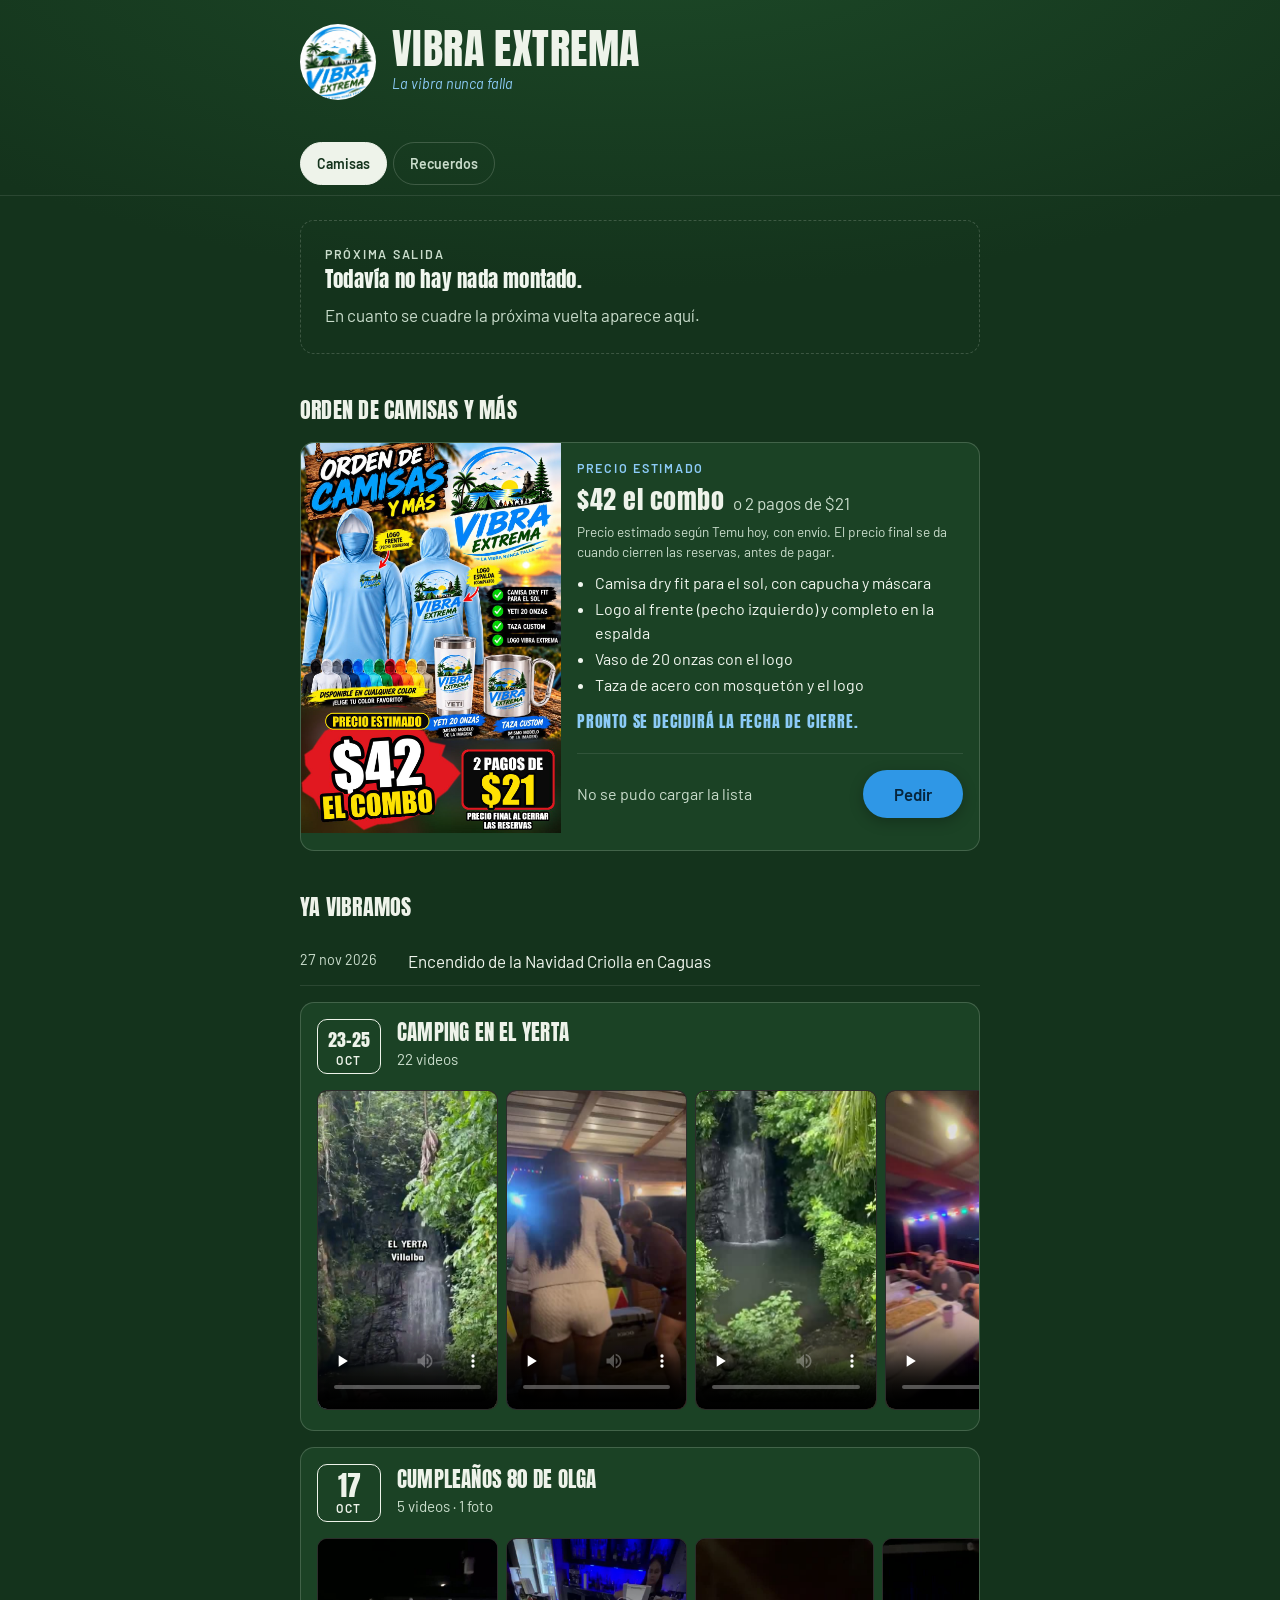
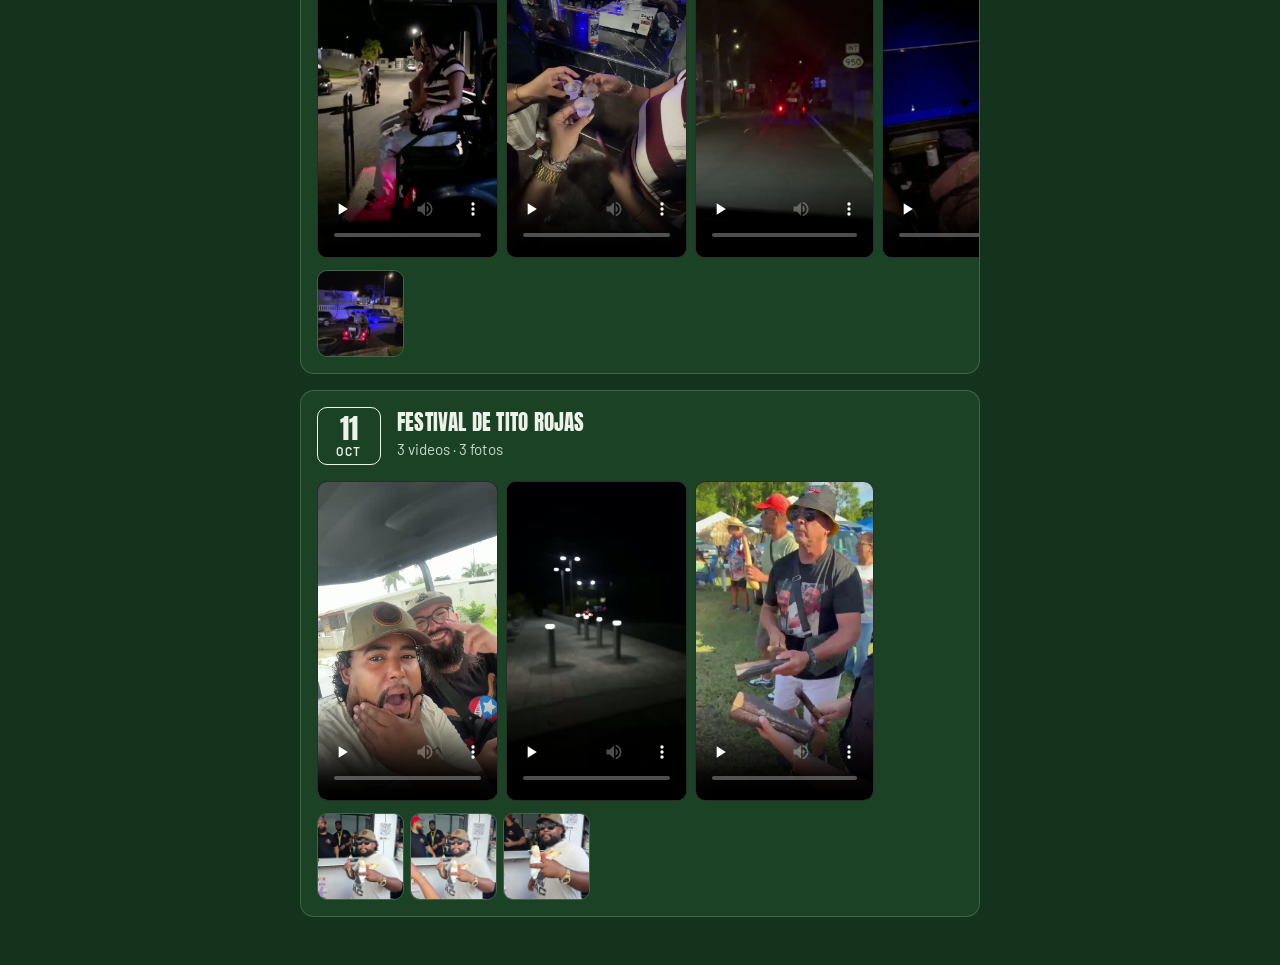
<file: s/camping-villalba-2026-10.html>
<!doctype html>
<!-- Generado por tools/paginas-salidas.js desde events.config.js. No lo edites a mano. -->
<html lang="es">
<head>
<meta charset="utf-8">
<meta name="viewport" content="width=device-width, initial-scale=1">
<title>Camping en El Yerta — Vibra Extrema</title>
<meta name="description" content="vie 23 oct → dom 25 oct · El Yerta, Villalba">
<meta property="og:title" content="Camping en El Yerta">
<meta property="og:description" content="vie 23 oct → dom 25 oct · El Yerta, Villalba">
<meta property="og:url" content="https://pasalocarlos.github.io/la-vibra-no-falla/s/camping-villalba-2026-10.html">
<meta property="og:site_name" content="Vibra Extrema">
<meta property="og:type" content="website">
<meta property="og:locale" content="es_PR">
<meta property="og:image" content="https://pasalocarlos.github.io/la-vibra-no-falla/assets/videos/camping-el-yerta-1.jpg">
<meta property="og:image:alt" content="Camping en El Yerta">
<meta name="twitter:card" content="summary_large_image">
<script>location.replace("../#camping-villalba-2026-10");</script>
</head>
<body style="background:#14331c;color:#f0f6ee;font-family:system-ui,sans-serif;padding:24px">
<p><a href="../#camping-villalba-2026-10" style="color:#8ccbf7">Camping en El Yerta</a></p>
</body>
</html>
</file>
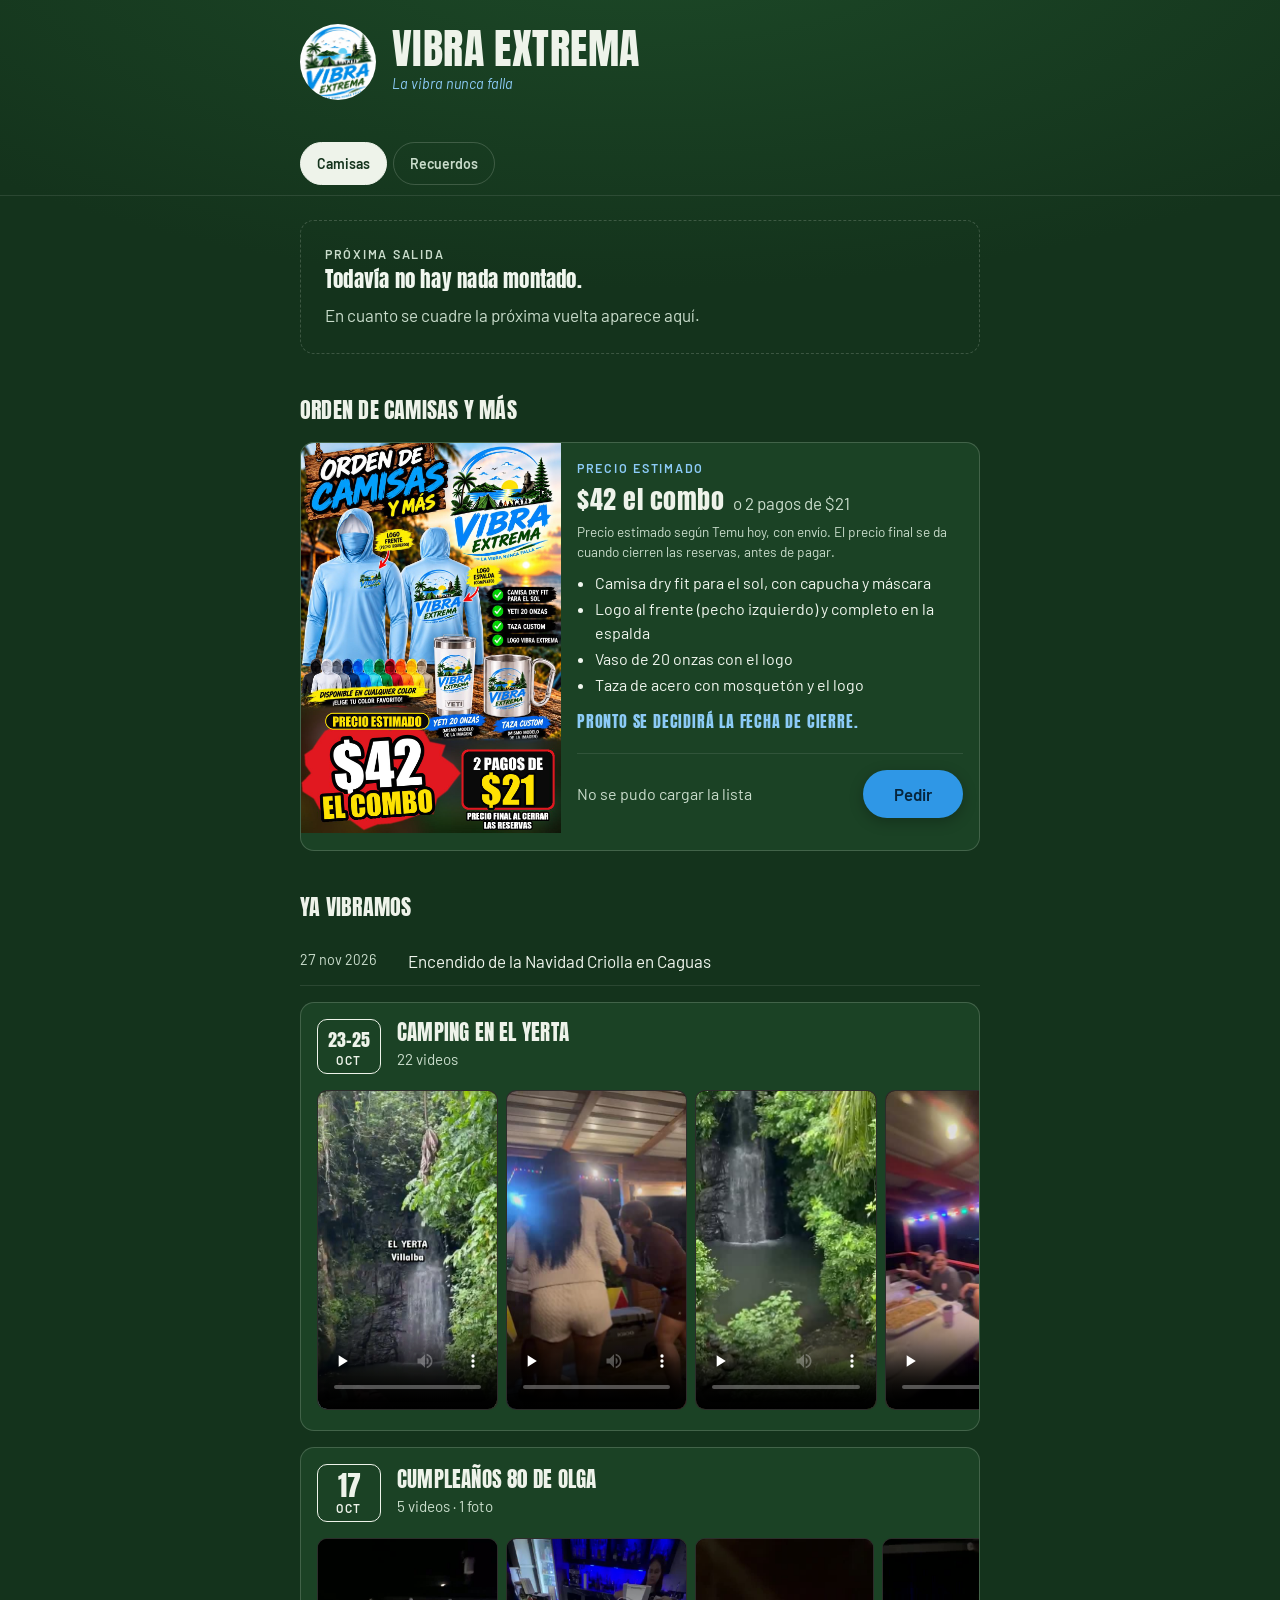
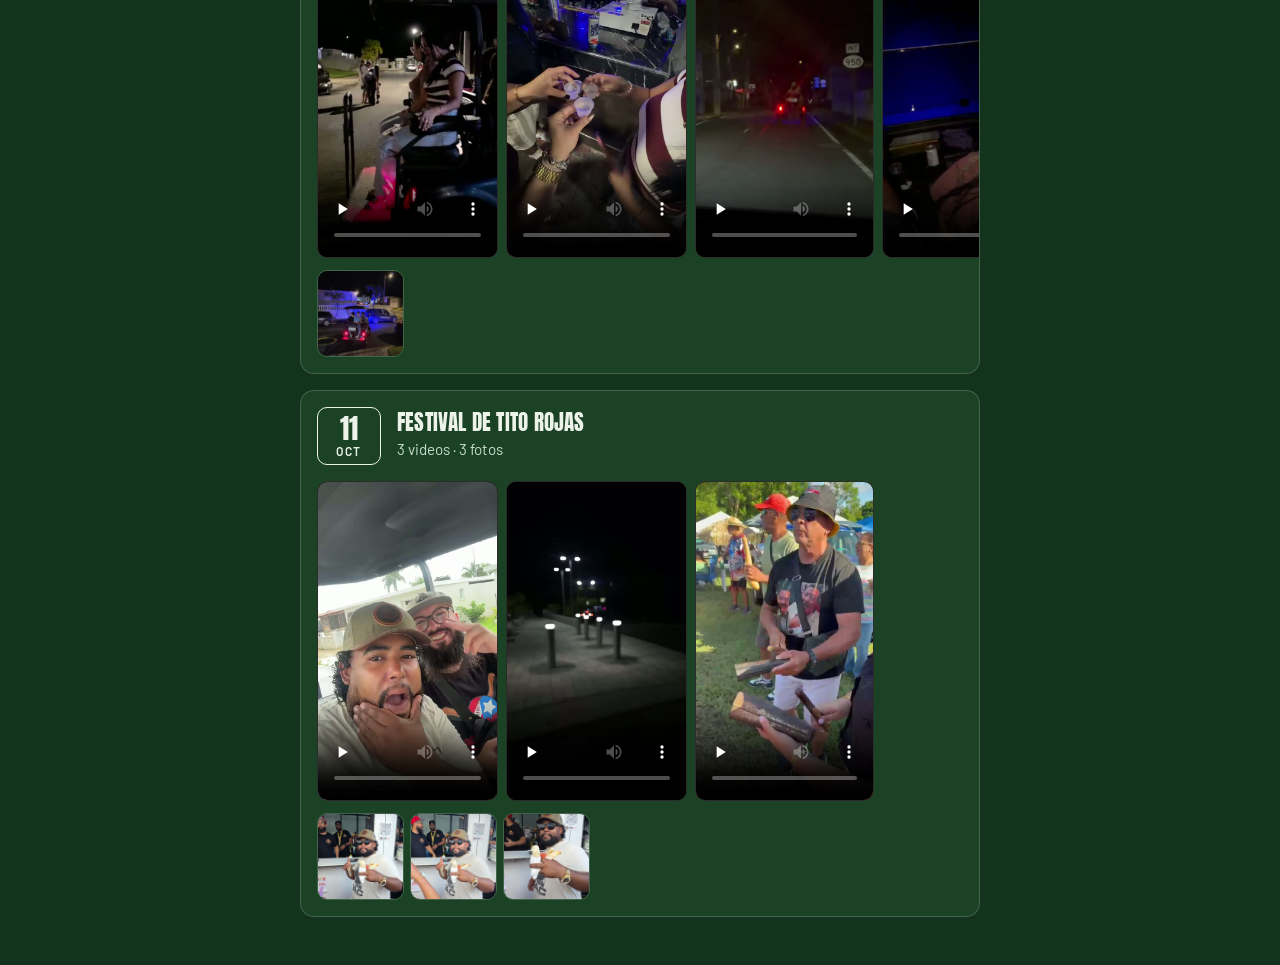
<file: s/cumple-olga-2026-10-17.html>
<!doctype html>
<!-- Generado por tools/paginas-salidas.js desde events.config.js. No lo edites a mano. -->
<html lang="es">
<head>
<meta charset="utf-8">
<meta name="viewport" content="width=device-width, initial-scale=1">
<title>Cumpleaños 80 de Olga — Vibra Extrema</title>
<meta name="description" content="sáb 17 oct, 2 PM · Naguabo">
<meta property="og:title" content="Cumpleaños 80 de Olga">
<meta property="og:description" content="sáb 17 oct, 2 PM · Naguabo">
<meta property="og:url" content="https://pasalocarlos.github.io/la-vibra-no-falla/s/cumple-olga-2026-10-17.html">
<meta property="og:site_name" content="Vibra Extrema">
<meta property="og:type" content="website">
<meta property="og:locale" content="es_PR">
<meta property="og:image" content="https://pasalocarlos.github.io/la-vibra-no-falla/assets/fotos/cumple-olga-80-1.jpg">
<meta property="og:image:alt" content="Cumpleaños 80 de Olga">
<meta name="twitter:card" content="summary_large_image">
<script>location.replace("../#cumple-olga-2026-10-17");</script>
</head>
<body style="background:#14331c;color:#f0f6ee;font-family:system-ui,sans-serif;padding:24px">
<p><a href="../#cumple-olga-2026-10-17" style="color:#8ccbf7">Cumpleaños 80 de Olga</a></p>
</body>
</html>
</file>
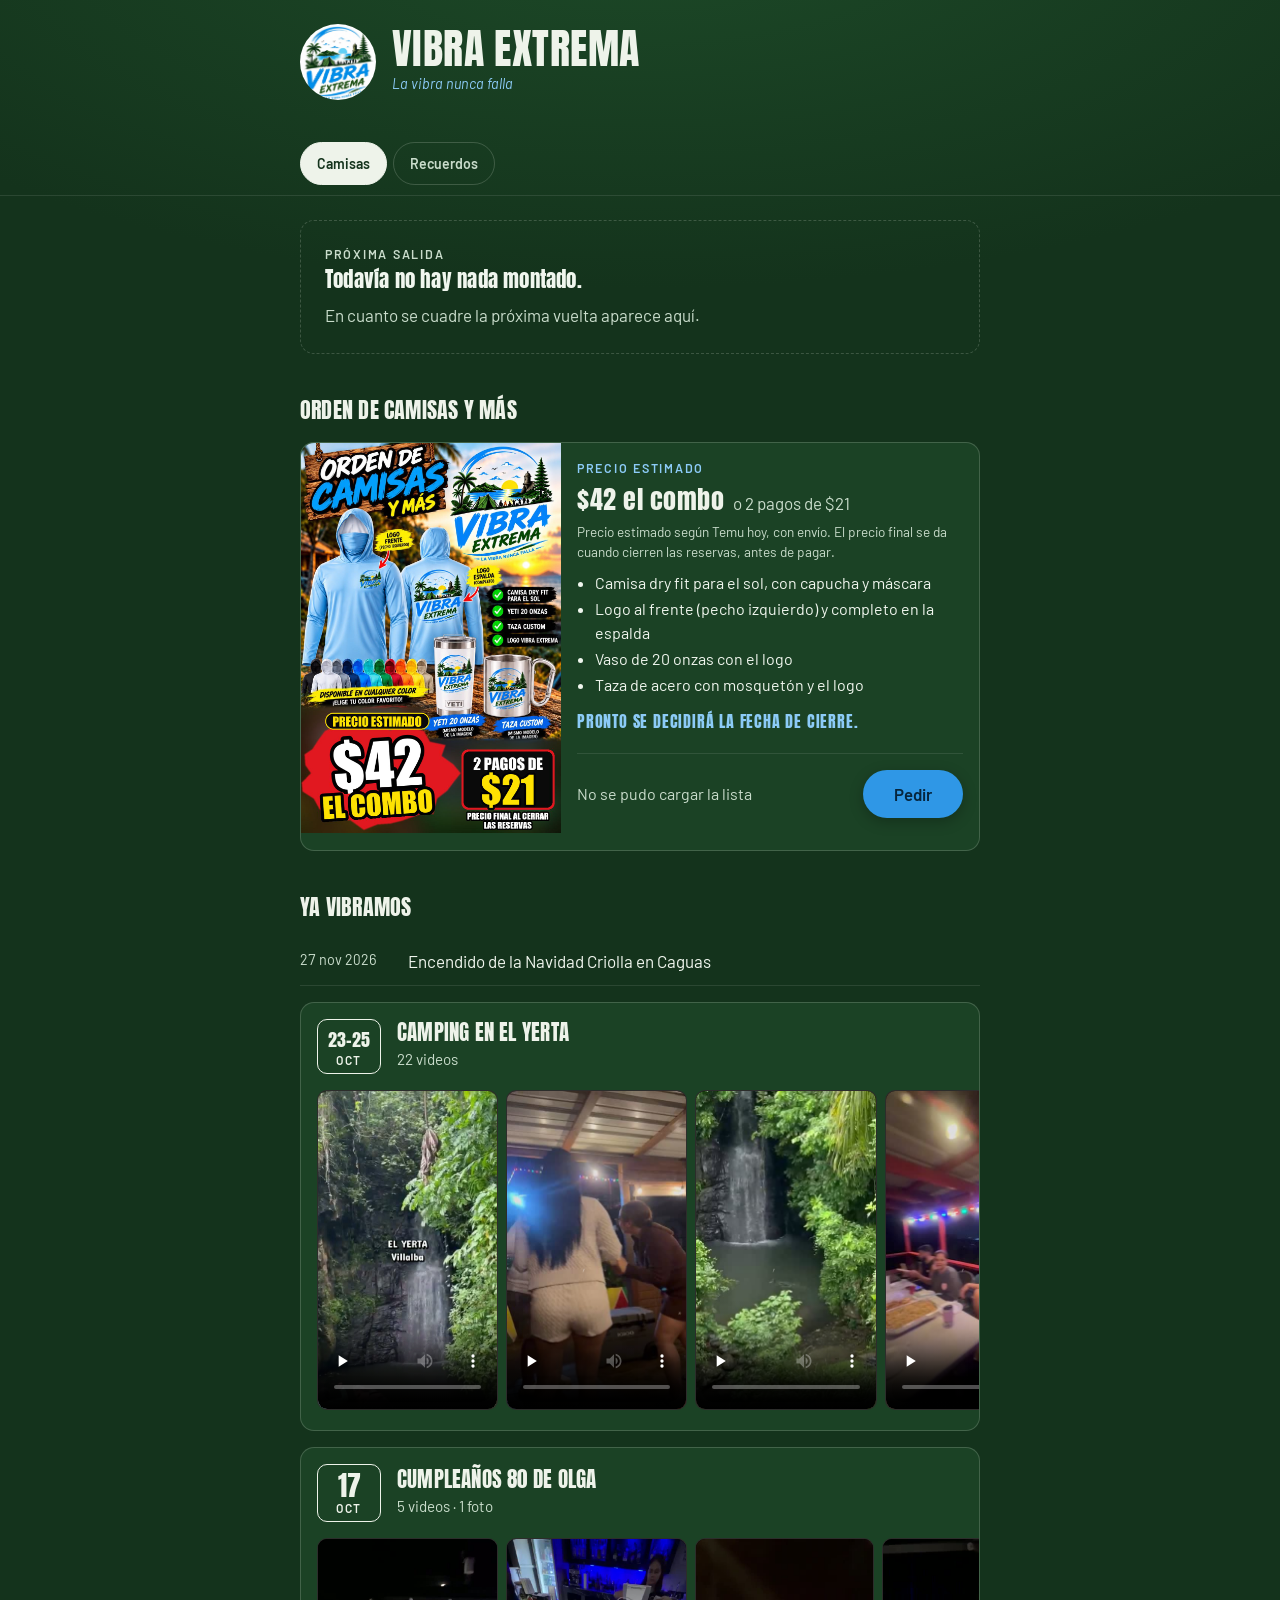
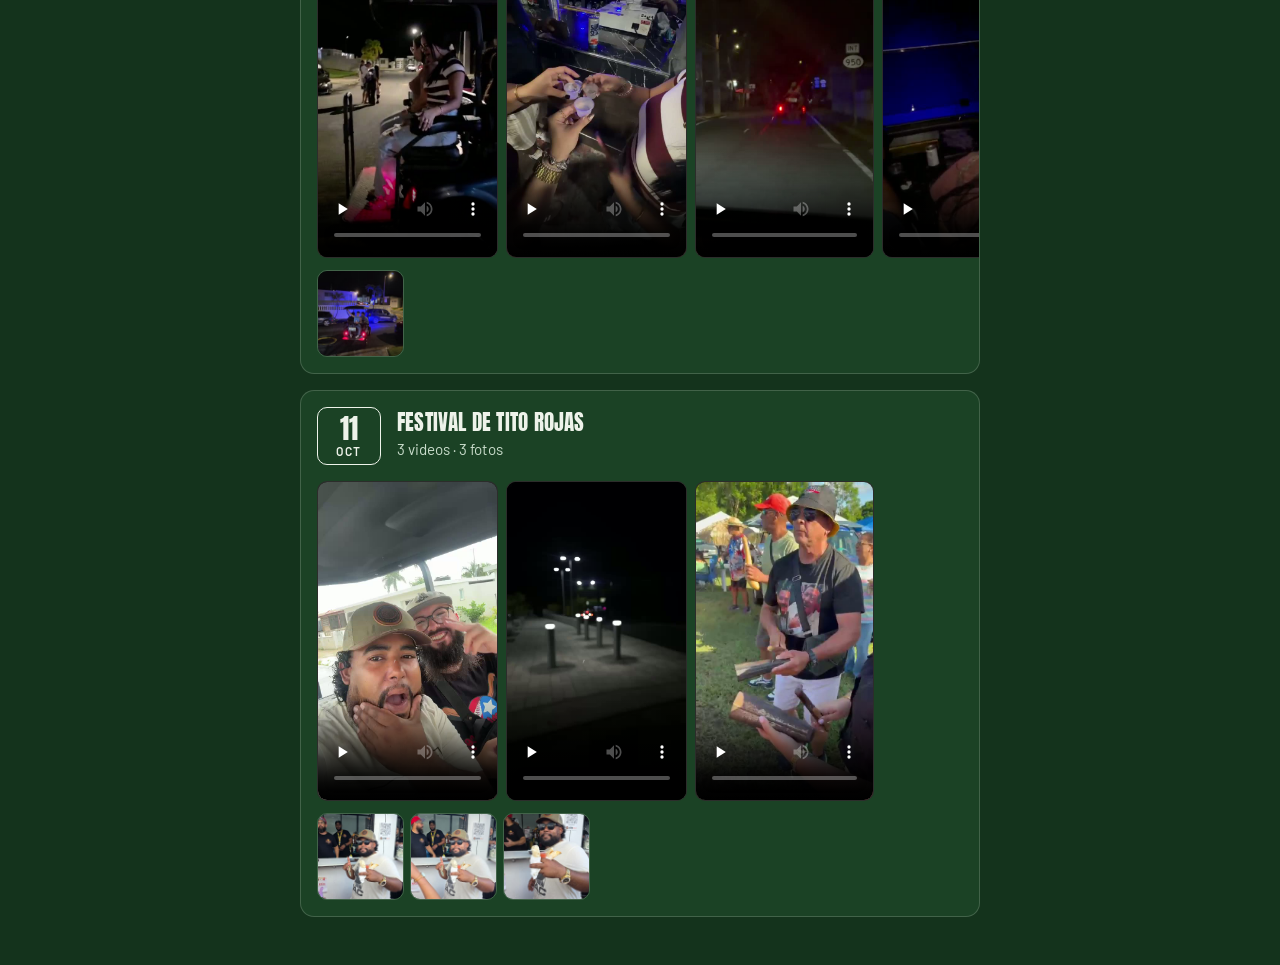
<file: s/navidad-criolla-caguas-2026-11-27.html>
<!doctype html>
<!-- Generado por tools/paginas-salidas.js desde events.config.js. No lo edites a mano. -->
<html lang="es">
<head>
<meta charset="utf-8">
<meta name="viewport" content="width=device-width, initial-scale=1">
<title>Encendido de la Navidad Criolla en Caguas — Vibra Extrema</title>
<meta name="description" content="vie 27 nov, 5 PM · Caguas">
<meta property="og:title" content="Encendido de la Navidad Criolla en Caguas">
<meta property="og:description" content="vie 27 nov, 5 PM · Caguas">
<meta property="og:url" content="https://pasalocarlos.github.io/la-vibra-no-falla/s/navidad-criolla-caguas-2026-11-27.html">
<meta property="og:site_name" content="Vibra Extrema">
<meta property="og:type" content="website">
<meta property="og:locale" content="es_PR">
<meta property="og:image" content="https://pasalocarlos.github.io/la-vibra-no-falla/assets/salidas/navidad-criolla-caguas-2026.jpg">
<meta property="og:image:alt" content="Encendido de la Navidad Criolla en Caguas">
<meta name="twitter:card" content="summary_large_image">
<script>location.replace("../#navidad-criolla-caguas-2026-11-27");</script>
</head>
<body style="background:#14331c;color:#f0f6ee;font-family:system-ui,sans-serif;padding:24px">
<p><a href="../#navidad-criolla-caguas-2026-11-27" style="color:#8ccbf7">Encendido de la Navidad Criolla en Caguas</a></p>
</body>
</html>
</file>
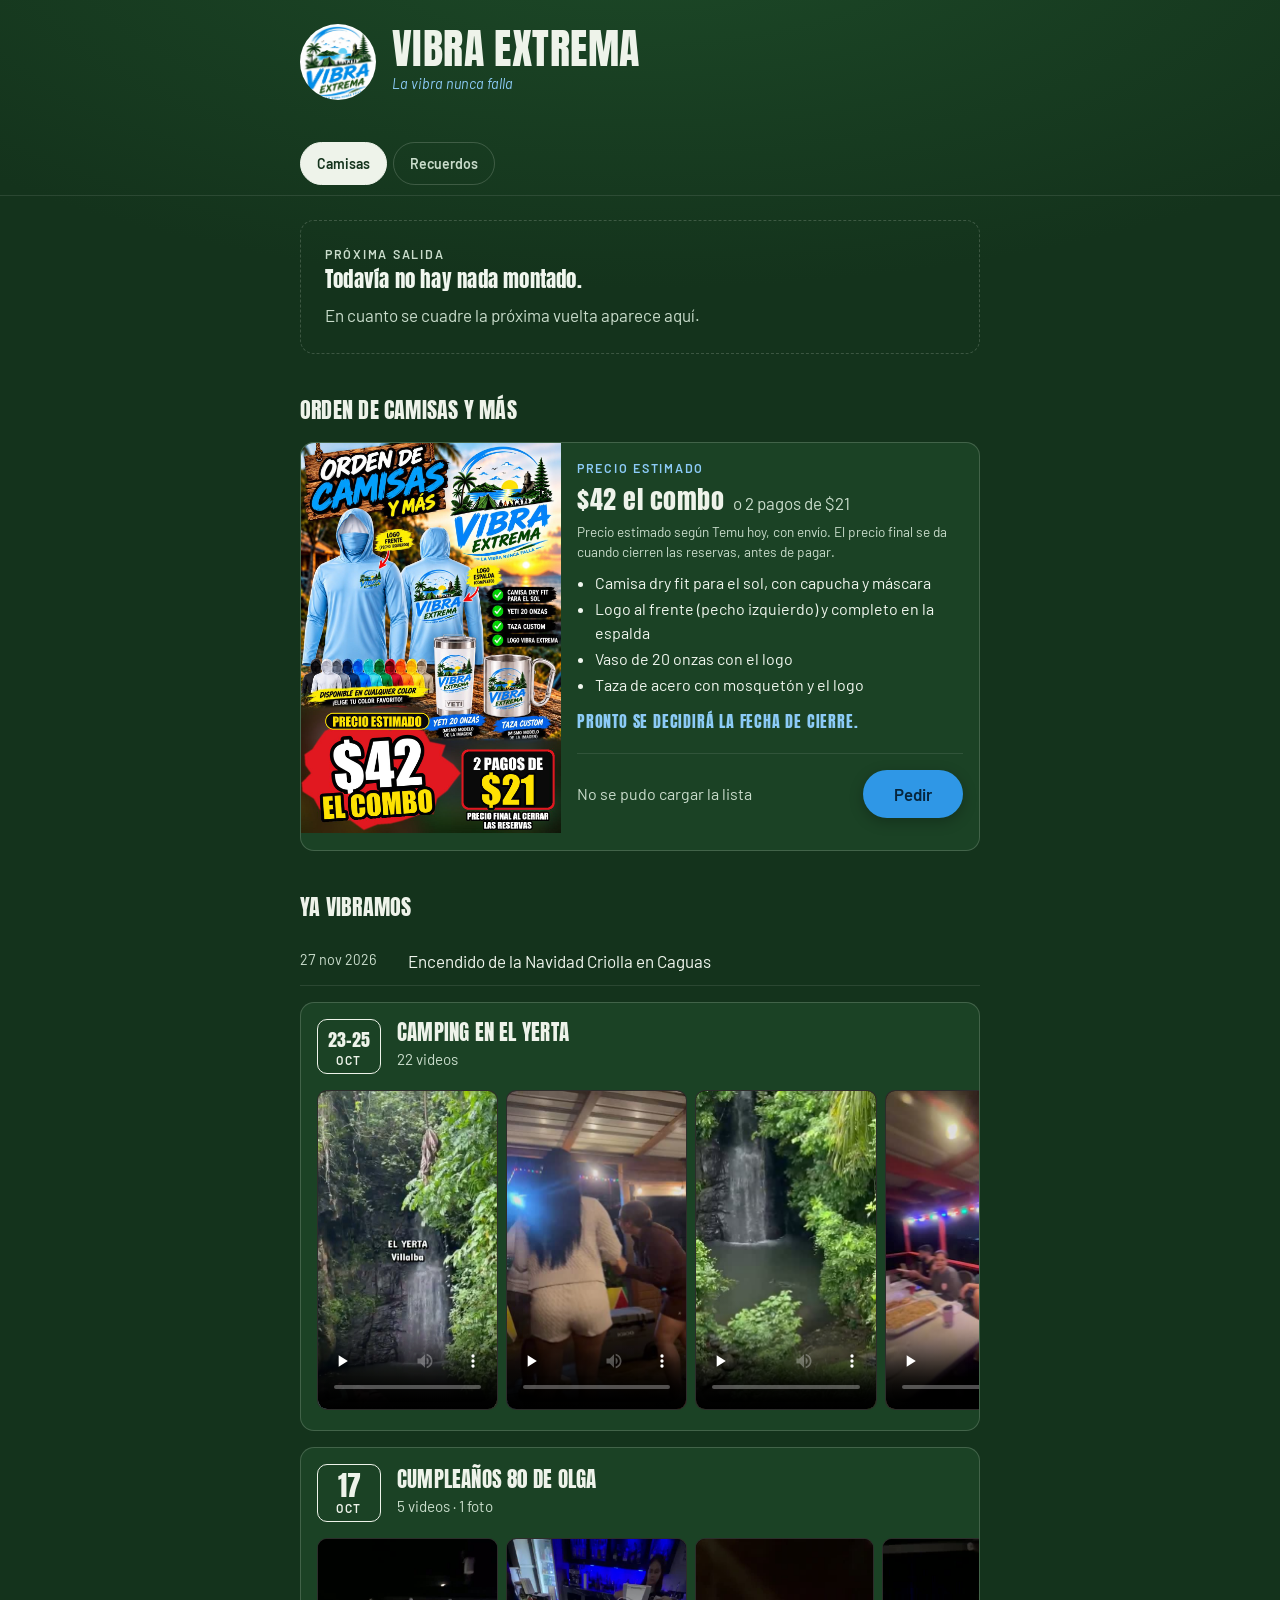
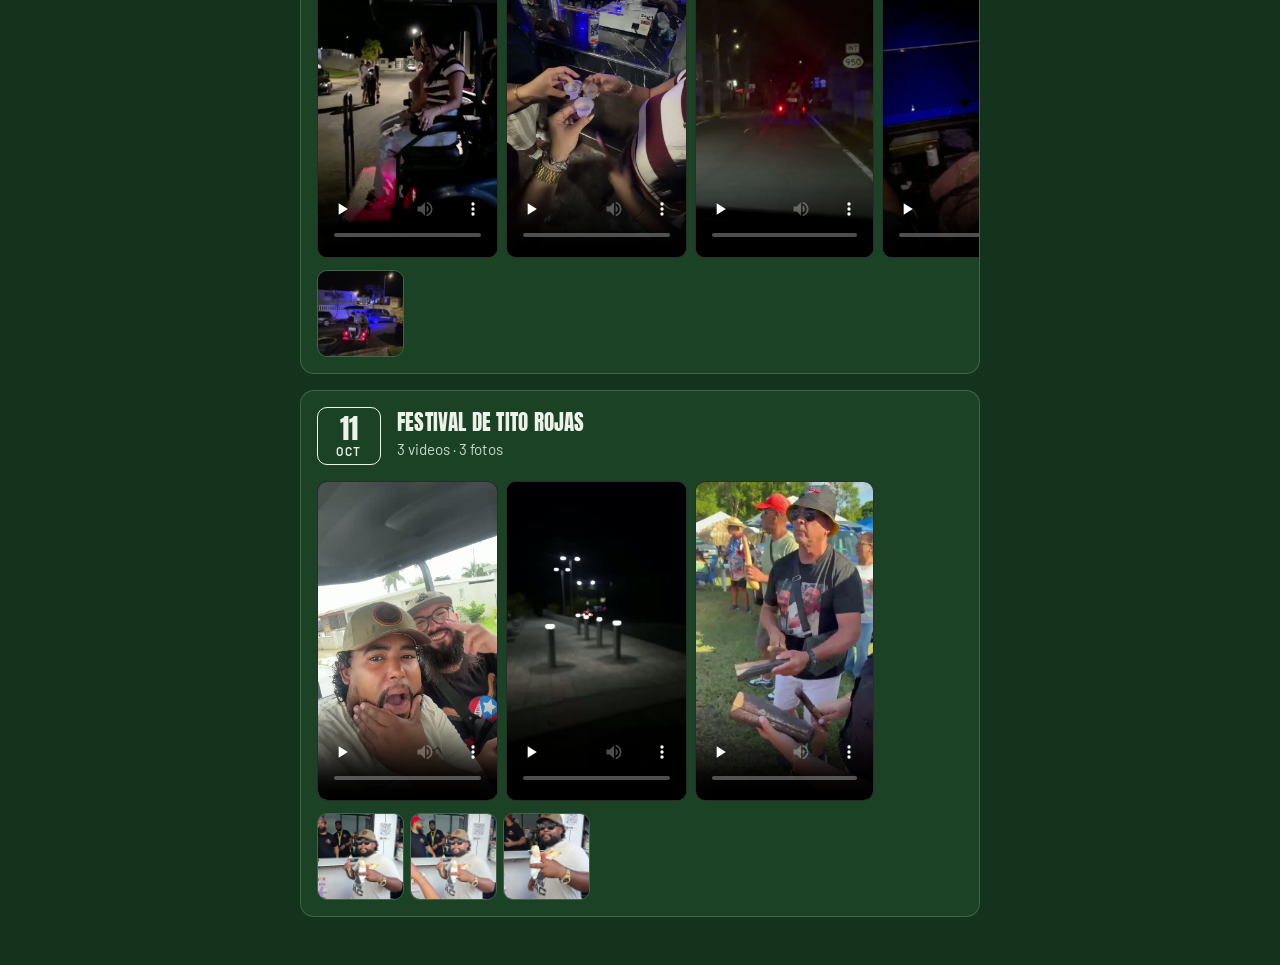
<file: s/tito-rojas-2026-10-11.html>
<!doctype html>
<!-- Generado por tools/paginas-salidas.js desde events.config.js. No lo edites a mano. -->
<html lang="es">
<head>
<meta charset="utf-8">
<meta name="viewport" content="width=device-width, initial-scale=1">
<title>Festival de Tito Rojas — Vibra Extrema</title>
<meta name="description" content="dom 11 oct">
<meta property="og:title" content="Festival de Tito Rojas">
<meta property="og:description" content="dom 11 oct">
<meta property="og:url" content="https://pasalocarlos.github.io/la-vibra-no-falla/s/tito-rojas-2026-10-11.html">
<meta property="og:site_name" content="Vibra Extrema">
<meta property="og:type" content="website">
<meta property="og:locale" content="es_PR">
<meta property="og:image" content="https://pasalocarlos.github.io/la-vibra-no-falla/assets/fotos/tito-rojas-2026-1.jpg">
<meta property="og:image:alt" content="Festival de Tito Rojas">
<meta name="twitter:card" content="summary_large_image">
<script>location.replace("../#tito-rojas-2026-10-11");</script>
</head>
<body style="background:#14331c;color:#f0f6ee;font-family:system-ui,sans-serif;padding:24px">
<p><a href="../#tito-rojas-2026-10-11" style="color:#8ccbf7">Festival de Tito Rojas</a></p>
</body>
</html>
</file>
<file: styles.css>
/* Vibra Extrema — la vibra no falla
   Layout: una columna, primero teléfono. El bloque de fecha es la llave de
   escaneo de cada tarjeta, así que ahí va el color sólido y la tipografía
   pesada; el resto se queda callado alrededor.

   La página es verde bosque a propósito y NO sigue el modo claro/oscuro del
   teléfono: el enlace se comparte en el grupo y todos tienen que ver lo mismo.
   Por eso no hay prefers-color-scheme y color-scheme queda fijo en dark.

   Jerarquía sobre verde: el bloque de fecha de la PRÓXIMA salida es azul; el
   de las demás es hueso. Sobre un fondo verde, un bloque verde no se lee. */

:root {
  color-scheme: dark;

  --azul: #2f97e6;
  --azul-claro: #8ccbf7;
  --verde: #2f5d34;
  --verde-hondo: #14331c;
  --verde-claro: #7fc28a;
  --barro: #e0914f;          /* sólo para "fuerte" y avisos */

  --fondo: #14331c;
  --fondo-alto: #1d4a28;     /* la luz que entra por arriba */
  --panel: #1b4225;
  --hueso: #eef3ea;
  --tinta: #f0f6ee;
  --tinta-2: #c9dccb;      /* más claro que antes: se lee afuera, al sol */
  --linea: rgba(240, 246, 238, 0.18);
  --linea-suave: rgba(240, 246, 238, 0.10);

  --display: "Anton", "Arial Narrow", Impact, sans-serif;
  --texto: "Barlow", system-ui, -apple-system, "Segoe UI", sans-serif;

  --radio: 14px;
  /* Fotos, flyers y videos DENTRO de una tarjeta: una sola esquina, un solo
     borde y una sola separación del texto. Lo que va de borde a borde (el
     flyer de las camisas, la tira de videos de un recuerdo) toma la esquina
     de la tarjeta y no lleva nada de esto. El logo es marca: sigue redondo. */
  --radio-media: 10px;
  --borde-media: 1px solid var(--linea);
  --sobre-media: calc(var(--paso) * 2);   /* del texto a la imagen */
  --entre-media: var(--paso);             /* de un bloque de imágenes al otro */
  --paso: 8px;
  --ancho: 680px;
}

* { box-sizing: border-box; }
/* hidden tiene que ganarle a cualquier display: sin esto, .rsvp-form (grid)
   se enseñaba abierto antes de tocar el botón. */
[hidden] { display: none !important; }

body {
  margin: 0;
  padding-block: calc(var(--paso) * 3) calc(var(--paso) * 6);
  padding-inline: 16px;
  background: var(--fondo);
  background-image: radial-gradient(120% 70% at 50% -10%, var(--fondo-alto) 0%, var(--fondo) 60%);
  background-attachment: fixed;
  color: var(--tinta);
  font-family: var(--texto);
  font-size: 17px;
  line-height: 1.5;
  -webkit-text-size-adjust: 100%;
}

main, .masthead {
  max-width: var(--ancho);
  margin-inline: auto;
}

h1, h2, h3 {
  font-family: var(--display);
  font-weight: 400;
  letter-spacing: 0.01em;
  text-wrap: balance;
  margin: 0;
}

a { color: var(--azul-claro); }
a:focus-visible, button:focus-visible, input:focus-visible {
  outline: 3px solid var(--azul);
  outline-offset: 2px;
  border-radius: 4px;
}

/* --- cabecera ----------------------------------------------------------- */

.masthead {
  display: flex;
  align-items: center;
  gap: calc(var(--paso) * 2);
  margin-bottom: calc(var(--paso) * 4);
}
.masthead-logo {
  width: 76px;
  height: 76px;
  flex: none;
  object-fit: cover;
  border-radius: 50%;
  background: #fff;
}
.masthead h1 {
  font-size: clamp(1.9rem, 8vw, 2.6rem);
  line-height: 0.95;
  text-transform: uppercase;
  color: var(--hueso);
}
.lema {
  margin: 4px 0 0;
  font-size: 0.9rem;
  font-style: italic;
  color: var(--azul-claro);
}

/* --- atajos ------------------------------------------------------------- */

/* Se pega arriba al bajar. Lleva el mismo fondo que el body (degradado fijo
   incluido) para que no se vea una franja pegada encima de la página. */
.atajos {
  position: sticky;
  top: 0;
  z-index: 10;
  margin: 0 -16px calc(var(--paso) * 3);
  padding: 10px 16px;
  background: var(--fondo);
  background-image: radial-gradient(120% 70% at 50% -10%, var(--fondo-alto) 0%, var(--fondo) 60%);
  background-attachment: fixed;
  border-bottom: 1px solid var(--linea-suave);
}
.atajos-fila {
  max-width: var(--ancho);
  margin-inline: auto;
  display: flex;
  gap: 6px;
  overflow-x: auto;
  scrollbar-width: none;
}
.atajos-fila::-webkit-scrollbar { display: none; }
.atajos a {
  flex: none;
  padding: 10px 16px;
  border: 1px solid var(--linea);
  border-radius: 999px;
  color: var(--tinta-2);
  font-size: 0.88rem;
  font-weight: 600;
  text-decoration: none;
  white-space: nowrap;
  transition: background-color 0.2s, color 0.2s, border-color 0.2s;
}
.atajos a:hover { color: var(--tinta); border-color: var(--tinta-2); }
.atajos a[aria-current] {
  background: var(--hueso);
  border-color: var(--hueso);
  color: var(--verde-hondo);
}
/* Que la barra pegada no tape el título de la sección al saltar. */
main > section { scroll-margin-top: 72px; }

/* --- secciones ---------------------------------------------------------- */

.eyebrow {
  margin: 0 0 var(--paso);
  font-size: 0.78rem;
  font-weight: 600;
  letter-spacing: 0.14em;
  text-transform: uppercase;
  color: var(--tinta-2);
}
.section-title {
  font-size: 1.35rem;
  text-transform: uppercase;
  color: var(--hueso);
  margin-bottom: calc(var(--paso) * 2);
}

.next { margin-bottom: calc(var(--paso) * 5); }
.upcoming { margin-bottom: calc(var(--paso) * 5); }
.cards { display: grid; gap: calc(var(--paso) * 2); }

.empty {
  padding: calc(var(--paso) * 3);
  border: 1px dashed var(--linea);
  border-radius: var(--radio);
  margin-bottom: calc(var(--paso) * 5);
}
.empty h2 { font-size: 1.3rem; margin-bottom: var(--paso); }
.empty p { margin: 0; color: var(--tinta-2); }

/* --- tarjeta ------------------------------------------------------------ */

.card {
  display: flex;
  gap: calc(var(--paso) * 2);
  background: var(--panel);
  border: 1px solid var(--linea);
  border-radius: var(--radio);
  overflow: hidden;
}

.card-when {
  flex: none;
  width: 84px;
  padding: calc(var(--paso) * 2) var(--paso);
  display: flex;
  flex-direction: column;
  align-items: center;
  justify-content: center;
  gap: 2px;
  background: var(--hueso);
  color: var(--verde-hondo);
  text-align: center;
}
.card-when .dow,
.card-when .month {
  font-size: 0.78rem;
  font-weight: 700;
  letter-spacing: 0.12em;
  text-transform: uppercase;
}
.card-when .day {
  font-family: var(--display);
  font-size: 2.3rem;
  line-height: 1;
  font-variant-numeric: tabular-nums;
  white-space: nowrap;
}
/* "23–25" no cabe al tamaño de un solo día */
.card-when .day.rango { font-size: 1.45rem; letter-spacing: -0.01em; }
.next .card-when .day.rango { font-size: 1.7rem; }

.card-body {
  min-width: 0;
  padding: calc(var(--paso) * 2) calc(var(--paso) * 2) calc(var(--paso) * 2.5) 0;
  flex: 1;
}
.card-body h3 {
  font-size: 1.3rem;
  text-transform: uppercase;
  line-height: 1.05;
  color: var(--hueso);
}
.meta {
  margin: 6px 0 0;
  font-size: 1rem;
  color: var(--tinta-2);
}
.meta .dot { margin: 0 6px; }
.desc { margin: calc(var(--paso) * 1.5) 0 0; }
.foto { display: block; margin: var(--sobre-media) 0 0; max-width: 420px; }
.foto img {
  display: block;
  width: 100%;
  height: auto;
  border-radius: var(--radio-media);
  border: var(--borde-media);
}
.punto {
  margin: var(--paso) 0 0;
  font-size: 1rem;
  color: var(--tinta-2);
}
.links {
  display: flex;
  flex-wrap: wrap;
  align-items: center;
  gap: 2px;
  margin: var(--paso) 0 0 -10px;
}
/* 44px de alto mínimo: es lo que piden Android y iOS para algo que se toca
   con el dedo. Con 34 el botón existía pero costaba acertarle. */
.links a {
  display: inline-flex;
  align-items: center;
  min-height: 44px;
}
/* Calendario, Google Maps y Compartir: atajos de texto, no botones. Voy es
   lo que se viene a hacer y no debe competir con ellos. Conservan 44px de
   alto para el dedo; el margen negativo alinea el texto del primero con el
   resto de la tarjeta. */
.share {
  font-weight: 600;
  font-size: 0.95rem;
  text-decoration: none;
  padding: 0 10px;
  border: 0;
  border-radius: 8px;
  color: var(--azul-claro);
}
.share:hover { background: rgba(240, 246, 238, 0.08); text-decoration: underline; text-underline-offset: 3px; }
/* "Añadir al calendario" es un <button> fuera de Apple: que se vea igual. */
button.share {
  min-height: 44px;
  background: none;
  font-family: inherit;
  cursor: pointer;
}
button.share[aria-expanded="true"] { background: rgba(240, 246, 238, 0.08); }
/* Las dos opciones ocupan su propia fila, debajo del botón que las abrió. */
.cal-opciones {
  display: flex;
  flex-wrap: wrap;
  gap: 2px;
  flex-basis: 100%;
  padding-left: 12px;
  border-left: 1px solid var(--linea);
  margin-left: 10px;
}

/* el pronóstico, cuando falta una semana o menos */
.clima {
  display: grid;
  gap: 2px;
  margin: var(--paso) 0 0;
  font-size: 0.95rem;
  color: var(--tinta-2);
  font-variant-numeric: tabular-nums;
}
.clima strong {
  font-size: 0.75rem;
  font-weight: 600;
  letter-spacing: 0.12em;
  text-transform: uppercase;
  color: var(--azul-claro);
}

/* la tarjeta a la que apunta un enlace compartido */
.card.senalada { outline: 2px solid var(--azul); outline-offset: 3px; }

/* chips */
.tags {
  display: flex;
  flex-wrap: wrap;
  gap: var(--paso);
  list-style: none;
  margin: calc(var(--paso) * 1.5) 0 0;
  padding: 0;
}
.tags li {
  font-size: 0.82rem;
  font-weight: 600;
  letter-spacing: 0.04em;
  text-transform: uppercase;
  padding: 3px 10px;
  border-radius: 999px;
  border: 1px solid var(--linea);
  color: var(--tinta-2);
}
.tags .t-suave  { color: var(--verde-claro); border-color: color-mix(in srgb, var(--verde-claro) 45%, transparent); }
.tags .t-media  { color: var(--azul-claro); border-color: color-mix(in srgb, var(--azul) 55%, transparent); }
.tags .t-fuerte { color: var(--barro); border-color: color-mix(in srgb, var(--barro) 50%, transparent); }

.llevar {
  margin: calc(var(--paso) * 1.5) 0 0;
  padding-left: 1.1em;
  font-size: 1rem;
  color: var(--tinta-2);
}
.llevar li { margin-bottom: 2px; }

/* --- la próxima, en grande ---------------------------------------------
   Misma tarjeta blanca; lo que la separa es el borde verde, el bloque de
   fecha en azul y la cuenta regresiva. Nada de fondos oscuros.           */

.next .card {
  border: 2px solid var(--azul);
  box-shadow: 0 12px 30px rgba(0, 0, 0, 0.28);
}
.next .card-when { background: var(--azul); color: #06253d; width: 96px; }
.next .card-when .day { font-size: 2.9rem; }
.next .card-body h3 { font-size: clamp(1.5rem, 6vw, 2rem); }
.next .countdown {
  margin: var(--paso) 0 0;
  font-family: var(--display);
  font-size: 1.05rem;
  letter-spacing: 0.06em;
  text-transform: uppercase;
  color: var(--azul-claro);
}

/* --- confirmaciones ----------------------------------------------------- */

.rsvp {
  margin-top: calc(var(--paso) * 2.5);
  padding-top: calc(var(--paso) * 2);
  border-top: 1px solid var(--linea-suave);
}
.rsvp-head {
  display: flex;
  align-items: center;
  flex-wrap: wrap;
  gap: var(--paso);
}
.count {
  font-size: 1rem;
  color: var(--tinta-2);
  margin-right: auto;
  font-variant-numeric: tabular-nums;
}
.btn {
  font-family: var(--texto);
  font-size: 0.95rem;
  font-weight: 600;
  min-height: 44px;
  padding: 8px 18px;
  border-radius: 999px;
  border: 1px solid transparent;
  background: var(--azul);
  color: #06253d;
  cursor: pointer;
}
.btn:hover { background: var(--azul-claro); }
/* Voy y Pedir: el botón que importa en la tarjeta, más grande que todo lo demás. */
.rsvp-head .btn:not(.btn-quiet) {
  min-height: 48px;
  padding: 10px 30px;
  font-size: 1.05rem;
  box-shadow: 0 4px 14px rgba(0, 0, 0, 0.25);
}
.btn:disabled { opacity: 0.55; cursor: default; }
.btn-quiet {
  background: transparent;
  color: var(--tinta-2);
  border-color: var(--linea);
}
.btn-quiet:hover { background: rgba(240, 246, 238, 0.08); }
.who {
  display: flex;
  flex-wrap: wrap;
  gap: 6px;
  list-style: none;
  margin: calc(var(--paso) * 1.5) 0 0;
  padding: 0;
}
.who li {
  font-size: 0.9rem;
  padding: 3px 10px;
  border-radius: 999px;
  background: rgba(240, 246, 238, 0.12);
  color: var(--tinta);
}
.who li.mas::after {
  content: attr(data-mas);
  margin-left: 5px;
  opacity: 0.7;
}
.rsvp-form {
  display: grid;
  gap: var(--paso);
  margin-top: calc(var(--paso) * 2);
}
.rsvp-form label { display: grid; gap: 4px; }
.rsvp-form span { font-size: 0.9rem; color: var(--tinta-2); }
.rsvp-form input {
  font: inherit;
  padding: 9px 12px;
  border-radius: 10px;
  border: 1px solid var(--linea);
  background: rgba(240, 246, 238, 0.08);
  color: inherit;
  max-width: 320px;
}
.rsvp-actions { display: flex; gap: var(--paso); flex-wrap: wrap; }
.rsvp-msg { margin: 0; font-size: 0.9rem; color: var(--tinta-2); min-height: 1.2em; }
.rsvp-msg.error { color: var(--barro); }
.rsvp-off { margin: calc(var(--paso) * 2) 0 0; font-size: 0.95rem; color: var(--tinta-2); }

/* --- orden de camisas ----------------------------------------------------
   Misma tarjeta que una salida; en vez del bloque de fecha va el flyer, que
   ya trae todo el color. Con flyer al lado en pantalla ancha, encima en el
   teléfono.                                                               */

.orden { margin-bottom: calc(var(--paso) * 5); }
.orden-card {
  display: grid;
  grid-template-columns: 260px 1fr;   /* el flyer completo, legible */
  gap: calc(var(--paso) * 2);
  background: var(--panel);
  border: 1px solid var(--linea);
  border-radius: var(--radio);
  overflow: hidden;
}
.orden-card.senalada { outline: 2px solid var(--azul); outline-offset: 3px; }
.orden-flyer { display: block; align-self: start; }
.orden-flyer img {
  display: block;
  width: 100%;
  height: auto;
  object-fit: cover;
  object-position: top;
}
.orden-body {
  min-width: 0;
  padding: calc(var(--paso) * 2) calc(var(--paso) * 2) calc(var(--paso) * 2.5) 0;
}
.orden-estimado { margin-bottom: 2px; color: var(--azul-claro); }
.orden-precio { margin: 0; color: var(--tinta-2); }
.orden-nota { margin: 4px 0 0; font-size: 0.85rem; color: var(--tinta-2); }
.orden-precio strong {
  font-family: var(--display);
  font-weight: 400;
  font-size: 1.6rem;
  letter-spacing: 0.02em;
  color: var(--hueso);
  margin-right: 6px;
}
.orden-incluye {
  margin: var(--paso) 0 0;
  padding-left: 1.1em;
  font-size: 1rem;
}
.orden-incluye li { margin-bottom: 2px; }
.orden-cierre {
  margin: calc(var(--paso) * 1.5) 0 0;
  font-family: var(--display);
  font-size: 1rem;
  letter-spacing: 0.05em;
  text-transform: uppercase;
  color: var(--azul-claro);
}

/* quién pidió qué: una línea por combo */
.pedidos {
  list-style: none;
  margin: calc(var(--paso) * 1.5) 0 0;
  padding: 0;
  font-size: 0.92rem;
}
.pedidos li {
  display: flex;
  align-items: center;
  flex-wrap: wrap;
  column-gap: 10px;
  min-height: 36px;
  padding: 4px 0;
  border-bottom: 1px solid var(--linea-suave);
}
.pedidos .quien { color: var(--tinta); font-weight: 600; }
.pedidos .que { color: var(--tinta-2); margin-right: auto; }
.quitar {
  font: inherit;
  font-size: 0.85rem;
  min-height: 44px;
  padding: 0 4px;
  border: 0;
  background: none;
  color: var(--barro);
  text-decoration: underline;
  cursor: pointer;
}
.quitar:disabled { opacity: 0.55; }
#orden-aviso { margin-top: var(--paso); }

.rsvp-form select {
  font: inherit;
  padding: 9px 12px;
  border-radius: 10px;
  border: 1px solid var(--linea);
  background: var(--verde-hondo);
  color: inherit;
  max-width: 320px;
  min-height: 44px;
}
/* colores: una foto por color, se toca la camisa que se quiere */
.colores { border: 0; margin: 0; padding: 0; min-width: 0; }
.colores legend { font-size: 0.85rem; color: var(--tinta-2); padding: 0; margin-bottom: 6px; }
.colores legend strong { color: var(--tinta); font-weight: 600; }
.colores-grid {
  display: grid;
  /* 60px: caben 4 por fila en un teléfono de 360 (la cuadrícula mide ~277) */
  grid-template-columns: repeat(auto-fill, minmax(60px, 1fr));
  gap: 6px;
}
.color {
  position: relative;
  display: grid;
  gap: 4px;
  padding: 4px;
  border-radius: 10px;
  border: 2px solid transparent;
  cursor: pointer;
  text-align: center;
}
.color input {
  position: absolute;
  opacity: 0;
  width: 1px;
  height: 1px;
  pointer-events: none;
}
.color img {
  display: block;
  width: 100%;
  height: auto;
  aspect-ratio: 2 / 3;
  object-fit: cover;
  border-radius: 6px;
  background: #fff;
}
.color { min-width: 0; }
/* "fluorescente" no cabe en 60px: que parta la palabra antes que ensanchar el cuadro */
.color span { font-size: 0.72rem; line-height: 1.2; color: var(--tinta-2); overflow-wrap: anywhere; hyphens: auto; }
.color:hover { background: rgba(240, 246, 238, 0.06); }
.color:has(input:checked) { border-color: var(--azul); background: rgba(47, 151, 230, 0.14); }
.color:has(input:checked) span { color: var(--tinta); font-weight: 600; }
.color:has(input:focus-visible) { outline: 3px solid var(--azul); outline-offset: 2px; }

.guia summary {
  cursor: pointer;
  min-height: 44px;
  display: flex;
  align-items: center;
  color: var(--azul-claro);
  font-size: 0.9rem;
}
.guia table {
  border-collapse: collapse;
  font-size: 0.85rem;
  font-variant-numeric: tabular-nums;
}
.guia th, .guia td {
  text-align: left;
  padding: 4px 14px 4px 0;
  border-bottom: 1px solid var(--linea-suave);
}
.guia th { color: var(--tinta-2); font-weight: 600; }
.guia p { margin: 6px 0 0; font-size: 0.8rem; color: var(--tinta-2); }
.pago {
  border: 0;
  margin: 0;
  padding: 0;
  display: grid;
  gap: 2px;
}
.pago legend { font-size: 0.85rem; color: var(--tinta-2); padding: 0; margin-bottom: 4px; }
.rsvp-form .opcion {
  display: flex;
  align-items: center;
  gap: 10px;
  min-height: 44px;
}
.rsvp-form .opcion span { font-size: 1rem; color: var(--tinta); }
.rsvp-form .opcion input { width: 20px; height: 20px; accent-color: var(--azul); }

/* --- ya vibramos -------------------------------------------------------- */

.past-list { list-style: none; margin: 0; padding: 0; }
.past-list li {
  display: flex;
  gap: calc(var(--paso) * 2);
  padding: 10px 0;
  border-bottom: 1px solid var(--linea-suave);
  color: var(--tinta-2);
}
.past-list .fecha {
  flex: none;
  width: 92px;
  font-variant-numeric: tabular-nums;
  font-size: 0.9rem;
}
.past-list .que { color: var(--tinta); }

/* Una salida pasada con videos o fotos es una tarjeta de recuerdos. Los
   recuerdos van de borde a borde; el texto lleva el margen de la tarjeta. */
.past-list { display: grid; gap: calc(var(--paso) * 2); }
.past-list li.recuerdo {
  display: block;
  padding: calc(var(--paso) * 2) 0;
  background: var(--panel);
  border: 1px solid var(--linea);
  border-radius: var(--radio);
  color: var(--tinta);
  overflow: hidden;
}
.past-list li.recuerdo + li:not(.recuerdo) { margin-top: var(--paso); }
.recuerdo-cabeza {
  display: flex;
  align-items: center;
  gap: calc(var(--paso) * 2);
  padding-inline: calc(var(--paso) * 2);
}
/* El sello: el bloque de fecha de las próximas, delineado en vez de lleno. */
.sello {
  flex: none;
  width: 64px;
  margin: 0;
  padding: 6px 0 7px;
  display: flex;
  flex-direction: column;
  align-items: center;
  border: 1.5px solid var(--hueso);
  border-radius: 10px;
  color: var(--hueso);
  line-height: 1;
}
.sello-dia {
  font-family: var(--display);
  font-size: 1.75rem;
  font-variant-numeric: tabular-nums;
  white-space: nowrap;
}
.sello-dia.rango { font-size: 1.15rem; padding-block: 4px 3px; }
.sello-mes {
  margin-top: 3px;
  font-size: 0.75rem;
  font-weight: 600;
  letter-spacing: 0.12em;
  text-transform: uppercase;
}
.recuerdo-texto { min-width: 0; }
.recuerdo h3 {
  font-size: 1.3rem;
  line-height: 1.05;
  text-transform: uppercase;
  color: var(--hueso);
}
.cuantos { margin: 4px 0 0; font-size: 0.95rem; color: var(--tinta-2); }
.solo-lector {
  position: absolute;
  width: 1px;
  height: 1px;
  overflow: hidden;
  clip: rect(0 0 0 0);
  white-space: nowrap;
}
.recuerdo .videos {
  scrollbar-width: thin;
  scrollbar-color: var(--linea) transparent;
  margin-top: var(--sobre-media);
  padding-inline: calc(var(--paso) * 2);
  scroll-padding-inline: calc(var(--paso) * 2);
}
.recuerdo .fotos {
  max-width: none;
  margin-inline: calc(var(--paso) * 2);
  grid-template-columns: repeat(auto-fill, minmax(84px, 1fr));
}

/* fotos de una salida: miniaturas cuadradas que abren la galería */
.fotos {
  display: grid;
  grid-template-columns: repeat(auto-fill, minmax(72px, 1fr));
  gap: 6px;
  max-width: 460px;
  margin: var(--sobre-media) 0 0;
}
.videos + .fotos { margin-top: var(--entre-media); }
.mini {
  position: relative;
  display: block;
  aspect-ratio: 1;
  overflow: hidden;
  border-radius: var(--radio-media);
  border: var(--borde-media);
}
.mini img { display: block; width: 100%; height: 100%; object-fit: cover; }
.mini:focus-visible { outline: 2px solid var(--azul); outline-offset: 2px; }
.mini .mas {
  position: absolute;
  inset: 0;
  display: grid;
  place-items: center;
  background: rgba(0, 0, 0, 0.55);
  color: #fff;
  font-family: var(--display);
  font-size: 1.3rem;
}

/* la galería: la foto grande encima de todo */
.galeria {
  width: 100vw;
  height: 100dvh;
  max-width: none;
  max-height: none;
  margin: 0;
  padding: 0;
  border: 0;
  background: transparent;
}
.galeria::backdrop { background: rgba(0, 0, 0, 0.9); }
.galeria img {
  position: absolute;
  inset: 0;
  margin: auto;
  max-width: calc(100vw - 32px);
  max-height: calc(100dvh - 96px);
  border-radius: var(--radio-media);
}
.galeria button {
  position: absolute;
  width: 48px;
  height: 48px;
  border: 0;
  border-radius: 50%;
  background: rgba(0, 0, 0, 0.55);
  color: #fff;
  font-size: 1.6rem;
  line-height: 1;
  cursor: pointer;
}
.galeria button:focus-visible { outline: 2px solid var(--azul); outline-offset: 2px; }
.galeria .g-cerrar { top: 12px; right: 12px; font-size: 1.2rem; }
.galeria .g-ant { left: 12px; top: 50%; transform: translateY(-50%); }
.galeria .g-sig { right: 12px; top: 50%; transform: translateY(-50%); }
.galeria .g-cuenta {
  position: absolute;
  bottom: 16px;
  left: 0;
  right: 0;
  margin: 0;
  text-align: center;
  color: #fff;
  font-size: 0.9rem;
  font-variant-numeric: tabular-nums;
}

/* videos de una salida: casi siempre verticales, del celular */
/* Varios videos van en una tira que se desliza de lado, no apilados. */
.videos {
  display: flex;
  gap: var(--paso);
  margin: var(--sobre-media) 0 0;
  overflow-x: auto;
  scroll-snap-type: x mandatory;
  padding-bottom: 4px;
}
/* Todos con la misma altura y el ancho que pida su portada, para que un
   video horizontal no salga chiquito al lado de los verticales. */
.videos video {
  flex: none;
  scroll-snap-align: start;
  display: block;
  height: 320px;
  width: auto;
  max-width: 100%;
  /* Hasta que llega la portada, el video no sabe su tamaño: que reserve el
     de un video vertical en vez de los 300×150 del navegador. */
  aspect-ratio: auto 9 / 16;
  background: #000;
  border-radius: var(--radio-media);
  border: var(--borde-media);
}

/* --- teléfono ----------------------------------------------------------- */

@media (max-width: 460px) {
  .videos video { height: 260px; }
  .recuerdo .fotos { grid-template-columns: repeat(auto-fill, minmax(72px, 1fr)); }
  .card { flex-direction: column; }
  .card-when {
    width: 100%;
    flex-direction: row;
    justify-content: flex-start;
    gap: 8px;
    padding: 8px 14px;
  }
  .card-when .day { font-size: 1.5rem; }
  .next .card-when { width: 100%; }
  .next .card-when .day { font-size: 1.7rem; }
  .card-body { padding: calc(var(--paso) * 2); }
  .orden-card { grid-template-columns: 1fr; gap: 0; }
  /* el flyer va completo: es la promo, no una miniatura */
  .orden-flyer img { height: auto; }
  .orden-body { padding: calc(var(--paso) * 2); }
  .masthead-logo { width: 60px; height: 60px; }
}

@media (prefers-reduced-motion: reduce) {
  * { animation: none !important; transition: none !important; }
}
</file>
<file: viaje-punta-cana-27-q8m3/viaje.css>
/* Punta Cana 2027 — encima de ../styles.css, con sus mismas piezas.
   Lo que manda aquí son las fotos: cada hotel es una foto grande con el
   precio encima (bloque hueso, como la fecha de una salida). El recomendado
   lleva el borde y el sello azul, por la misma regla que la próxima salida. */

.masthead-nombre {
  margin: 0;
  font-family: var(--display);
  font-size: clamp(1.9rem, 8vw, 2.6rem);
  line-height: 0.95;
  text-transform: uppercase;
  color: var(--hueso);
}

/* --- el viaje ------------------------------------------------------------ */

.viaje-hero h1 {
  font-size: clamp(2.2rem, 10vw, 3.2rem);
  line-height: 0.95;
  text-transform: uppercase;
  color: var(--hueso);
}
.viaje-hero .card-when .month,
.viaje-hero .card-when .dow { white-space: nowrap; }
.incluye {
  display: flex;
  flex-wrap: wrap;
  gap: var(--paso) calc(var(--paso) * 2);
  margin: calc(var(--paso) * 1.5) 0 0;
  padding: 0;
  list-style: none;
  font-weight: 600;
}
.incluye li { display: flex; align-items: center; gap: 6px; }
.incluye svg { width: 22px; height: 22px; color: var(--azul-claro); flex: none; }

.viaje-sec { margin-bottom: calc(var(--paso) * 5); }

/* --- los hoteles ----------------------------------------------------------- */

.hoteles { display: grid; gap: calc(var(--paso) * 3); }

.hotel {
  position: relative;
  background: var(--panel);
  border: 1px solid var(--linea);
  border-radius: var(--radio);
  overflow: hidden;
}
.hotel.es-reco {
  border: 2px solid var(--azul);
  box-shadow: 0 12px 30px rgba(0, 0, 0, 0.28);
}

/* Fotos: se deslizan de lado, una a la vez. Sin JavaScript. */
.hotel-fotos {
  display: flex;
  overflow-x: auto;
  scroll-snap-type: x mandatory;
  scrollbar-width: none;
  aspect-ratio: 3 / 2;
}
.hotel-fotos::-webkit-scrollbar { display: none; }
.hotel-fotos img {
  flex: 0 0 100%;
  width: 100%;
  height: 100%;
  object-fit: cover;
  scroll-snap-align: start;
  display: block;
}
.hotel-fotos:focus-visible { outline: 3px solid var(--azul); outline-offset: -3px; }
/* Flechas y contador: los pone viaje.js. Con el dedo se desliza igual;
   las flechas son para la computadora y para que se vea que hay más fotos. */
.hotel-media { position: relative; }
.foto-btn {
  position: absolute;
  top: 50%;
  transform: translateY(-50%);
  width: 44px;
  height: 44px;
  border: 0;
  border-radius: 50%;
  background: rgba(6, 37, 61, 0.7);
  color: #fff;
  font-size: 1.6rem;
  line-height: 1;
  cursor: pointer;
}
.foto-btn:hover { background: rgba(6, 37, 61, 0.9); }
.foto-btn:focus-visible { outline: 3px solid var(--azul-claro); outline-offset: 2px; }
.foto-btn.ant { left: 10px; }
.foto-btn.sig { right: 10px; }
.foto-n {
  position: absolute;
  right: 12px;
  bottom: 12px;
  margin: 0;
  padding: 2px 9px;
  border-radius: 999px;
  background: rgba(6, 37, 61, 0.7);
  color: #fff;
  font-size: 0.82rem;
  font-weight: 600;
  font-variant-numeric: tabular-nums;
  pointer-events: none;
}

.hotel-precio {
  position: absolute;
  top: 12px;
  left: 12px;
  margin: 0;
  padding: 6px 12px 7px;
  border-radius: 10px;
  background: var(--hueso);
  color: var(--verde-hondo);
  font-size: 0.82rem;
  font-weight: 600;
  line-height: 1.1;
  box-shadow: 0 4px 14px rgba(0, 0, 0, 0.3);
}
.hotel-precio strong {
  display: block;
  font-family: var(--display);
  font-weight: 400;
  font-size: 1.7rem;
  line-height: 1;
  font-variant-numeric: tabular-nums;
}
.es-reco .hotel-precio { background: var(--azul); color: #06253d; }

/* El sello va pegado al borde de abajo de la foto */
.hotel-sello {
  margin: 0;
  padding: 7px 16px;
  font-weight: 700;
  font-size: 0.95rem;
  background: var(--azul);
  color: #06253d;
}
.es-b .hotel-sello {
  background: transparent;
  color: var(--azul-claro);
  border-bottom: 1px solid var(--linea);
}

.hotel-body { padding: calc(var(--paso) * 2) calc(var(--paso) * 2) calc(var(--paso) * 2.5); }
.hotel-body h3 {
  font-size: clamp(1.4rem, 6vw, 1.8rem);
  text-transform: uppercase;
  line-height: 1.02;
  color: var(--hueso);
}
.hotel-body .meta { margin-top: 4px; }

/* La nota de Google: barra de 1 a 5, número grande, opiniones al lado */
.nota-google {
  display: flex;
  align-items: center;
  gap: 8px;
  margin: calc(var(--paso) * 1.5) 0 0;
  color: var(--tinta-2);
  font-size: 0.95rem;
}
.nota-google b {
  font-family: var(--display);
  font-weight: 400;
  font-size: 1.5rem;
  line-height: 1;
  color: var(--hueso);
}
.barra {
  position: relative;
  width: 96px;
  height: 8px;
  flex: none;
  border-radius: 999px;
  background: rgba(240, 246, 238, 0.14);
  overflow: hidden;
}
/* la escala útil va de 3 a 5: entre estos hoteles todos pasan de 3.8 */
.barra::before {
  content: "";
  position: absolute;
  inset: 0 auto 0 0;
  width: calc((var(--n) - 3) / 2 * 100%);
  border-radius: inherit;
  background: var(--verde-claro);
}

.hotel .tags li.t-adultos {
  color: var(--azul-claro);
  border-color: color-mix(in srgb, var(--azul) 55%, transparent);
}

.pro, .contra {
  display: flex;
  gap: 8px;
  align-items: flex-start;
  margin: var(--paso) 0 0;
}
.pro { margin-top: calc(var(--paso) * 1.5); }
.pro svg, .contra svg { width: 20px; height: 20px; flex: none; margin-top: 2px; }
.pro svg { color: var(--verde-claro); }
.contra svg { color: var(--barro); }
.contra { color: var(--tinta-2); }

.ver-fotos {
  display: flex;
  flex-wrap: wrap;
  gap: 4px calc(var(--paso) * 2.5);
  margin: calc(var(--paso) * 1.5) 0 0;
  font-weight: 600;
}


.nota {
  margin: calc(var(--paso) * 2) 0 0;
  font-size: 0.95rem;
  color: var(--tinta-2);
}

@media (prefers-reduced-motion: no-preference) {
  .hotel-fotos { scroll-behavior: smooth; }
}

/* --- tarjetas claras ---------------------------------------------------------
   Las tarjetas de hotel van en hueso, no en el verde del
   fondo: sobre verde, un panel verde no se despega (Carlos, 2026-11-16).
   Todo lo de adentro pasa a tinta verde oscura; el azul sigue siendo el del
   recomendado. */
.hotel {
  --c-fondo: #f4f7f1;
  --c-tinta: #14331c;
  --c-tinta-2: #4a6450;
  --c-linea: rgba(20, 51, 28, 0.16);
  --c-azul: #1764a3;
  background: var(--c-fondo);
  border-color: var(--c-linea);
  color: var(--c-tinta);
}
.hotel-body h3 { color: var(--c-tinta); }
.hotel .meta,
.hotel .nota-google { color: var(--c-tinta-2); }
.hotel .nota-google b { color: var(--c-tinta); }
.hotel .barra { background: rgba(20, 51, 28, 0.12); }
.hotel .barra::before { background: #2f7d3b; }
/* Expedia califica de 1 a 10; aquí todos pasan de 7, así que la barra va de 6 a 10 */
.nota-expedia { margin-top: 4px; }
.nota-expedia .barra::before { width: calc((var(--e) - 6) / 4 * 100%); background: #1764a3; }
.hotel .tags li { color: var(--c-tinta-2); border-color: var(--c-linea); }
.hotel .tags li.t-adultos { color: var(--c-azul); border-color: color-mix(in srgb, var(--c-azul) 45%, transparent); }
.hotel .pro svg { color: #2f7d3b; }
.hotel .contra svg { color: #c0641c; }
.hotel .contra { color: var(--c-tinta-2); }
.hotel .ver-fotos a { color: var(--c-azul); }
.hotel-precio { background: var(--verde-hondo); color: var(--hueso); }
.es-b .hotel-sello { color: var(--c-azul); border-bottom-color: var(--c-linea); }

/* --- recomendación final: Chic contra El Faro ------------------------------
   Dos tarjetas claras, iguales de peso, con un «vs» en medio. Cada una lleva
   a su tarjeta completa más abajo. */
.final-intro { margin: 0 0 calc(var(--paso) * 2); color: var(--tinta-2); }
.final {
  display: grid;
  grid-template-columns: 1fr auto 1fr;
  align-items: center;
  gap: var(--paso);
}
.final-op {
  display: flex;
  flex-direction: column;
  align-self: stretch;
  overflow: hidden;
  border-radius: var(--radio);
  background: #f4f7f1;
  border: 1px solid rgba(20, 51, 28, 0.16);
  color: #14331c;
  text-decoration: none;
}
.final-op:hover { box-shadow: 0 10px 26px rgba(0, 0, 0, 0.28); }
.final-op:focus-visible { outline: 3px solid var(--azul-claro); outline-offset: 3px; }
.final-op img { display: block; width: 100%; height: auto; flex: none; aspect-ratio: 3 / 2; object-fit: cover; }
.final-body { display: flex; flex-direction: column; gap: 6px; padding: calc(var(--paso) * 1.5); }
.final-nombre {
  font-family: var(--display);
  font-size: clamp(1.2rem, 5vw, 1.6rem);
  line-height: 1;
  text-transform: uppercase;
}
.final-precio { font-weight: 600; color: #4a6450; }
.final-precio strong {
  font-family: var(--display);
  font-weight: 400;
  font-size: 1.5rem;
  color: #14331c;
  font-variant-numeric: tabular-nums;
}
.final-si { font-weight: 600; }
.final-nums { font-size: 0.9rem; color: #4a6450; font-variant-numeric: tabular-nums; }
.final-vs {
  margin: 0;
  font-family: var(--display);
  font-size: 1.6rem;
  color: var(--azul-claro);
  text-transform: uppercase;
}
@media (max-width: 460px) {
  .final { grid-template-columns: 1fr; }
  .final-vs { text-align: center; line-height: 1; }
}
.final-reco { border: 2px solid var(--azul); box-shadow: 0 12px 30px rgba(0, 0, 0, 0.28); }
.final-sello {
  align-self: flex-start;
  padding: 3px 10px;
  border-radius: 999px;
  background: var(--azul);
  color: #06253d;
  font-size: 0.82rem;
  font-weight: 700;
}

/* --- facilidades: plegadas dentro de cada tarjeta ---------------------------
   Cerradas, la tarjeta queda igual; abiertas, una lista por grupo. Las
   marcas (cuesta extra, con reserva, sólo adultos) salen de la página oficial. */
.facil {
  margin: calc(var(--paso) * 1.5) 0 0;
  border-top: 1px solid var(--c-linea);
  padding-top: var(--paso);
}
.facil summary {
  cursor: pointer;
  min-height: 44px;
  display: flex;
  align-items: center;
  gap: 8px;
  font-weight: 700;
  color: var(--c-azul);
  list-style: none;
}
.facil summary::-webkit-details-marker { display: none; }
.facil summary::before {
  content: "+";
  display: inline-grid;
  place-items: center;
  width: 22px;
  height: 22px;
  border-radius: 50%;
  border: 2px solid currentColor;
  font-size: 1rem;
  line-height: 1;
}
.facil[open] summary::before { content: "−"; }
.facil summary:focus-visible { outline: 3px solid var(--c-azul); outline-offset: 2px; border-radius: 6px; }
.facil-cuerpo {
  display: grid;
  grid-template-columns: repeat(auto-fit, minmax(220px, 1fr));
  gap: calc(var(--paso) * 1.5) calc(var(--paso) * 2.5);
  margin-top: var(--paso);
}
.facil-grupo h4 {
  margin: 0 0 6px;
  font-family: var(--texto);
  font-size: 0.82rem;
  font-weight: 700;
  letter-spacing: 0.04em;
  color: var(--c-tinta-2);
}
.facil-grupo ul { margin: 0; padding: 0; list-style: none; font-size: 0.95rem; }
.facil-grupo li { padding: 3px 0; }
.facil-grupo li + li { border-top: 1px solid var(--c-linea); }
.f-badge {
  display: inline-block;
  margin-left: 4px;
  padding: 0 7px;
  border-radius: 999px;
  font-size: 0.74rem;
  font-weight: 700;
  white-space: nowrap;
  vertical-align: 1px;
}
.f-extra { background: rgba(192, 100, 28, 0.14); color: #a5520f; }
.f-res { background: rgba(23, 100, 163, 0.12); color: var(--c-azul); }
.f-adultos { background: rgba(23, 100, 163, 0.12); color: var(--c-azul); }
.f-comp { background: rgba(20, 51, 28, 0.08); color: var(--c-tinta-2); }

/* --- de noche: una tarjeta por hotel con discoteca o fiesta ------------------
   Mismas fotos deslizables que las tarjetas de hotel; datos en lista corta. */
.noches {
  display: grid;
  grid-template-columns: repeat(auto-fit, minmax(300px, 1fr));
  gap: calc(var(--paso) * 2.5);
}
.noche {
  --c-linea: rgba(20, 51, 28, 0.16);
  --c-azul: #1764a3;
  background: #f4f7f1;
  color: #14331c;
  border: 1px solid var(--c-linea);
  border-radius: var(--radio);
  overflow: hidden;
}
.noche-body { padding: calc(var(--paso) * 1.75) calc(var(--paso) * 2) calc(var(--paso) * 2); }
.noche-body h3 {
  margin: 0;
  font-size: clamp(1.25rem, 5vw, 1.5rem);
  text-transform: uppercase;
  line-height: 1.02;
}
.noche-body h3 a { color: inherit; text-decoration: none; }
.noche-body h3 a:hover { text-decoration: underline; }
.noche-datos { margin: var(--paso) 0 0; padding: 0; list-style: none; font-size: 0.95rem; }
.noche-datos li { padding: 6px 0; }
.noche-datos li + li { border-top: 1px solid var(--c-linea); }
.noche-datos b { display: block; font-size: 0.82rem; color: #4a6450; }
.noche-resena {
  margin: var(--paso) 0 0;
  padding: 8px 12px;
  border-radius: 10px;
  background: rgba(23, 100, 163, 0.08);
  font-size: 0.92rem;
}
.noche-resena b { color: var(--c-azul); }

/* --- El Faro por tu cuenta: dos barras (agencia contra por tu cuenta) y el
   desglose al lado. La barra mide el precio; la de la agencia es el 100%. */
.cuenta {
  display: grid;
  grid-template-columns: repeat(auto-fit, minmax(280px, 1fr));
  gap: calc(var(--paso) * 2) calc(var(--paso) * 3);
  padding: calc(var(--paso) * 2);
  border-radius: var(--radio);
  background: #f4f7f1;
  color: #14331c;
}
.cuenta-fila {
  display: flex;
  justify-content: space-between;
  align-items: baseline;
  gap: var(--paso);
  margin: 0;
  font-weight: 600;
}
.cuenta-fila + .cuenta-barra { margin-bottom: calc(var(--paso) * 1.5); }
.cuenta-fila strong {
  font-family: var(--display);
  font-weight: 400;
  font-size: 1.9rem;
  line-height: 1;
  font-variant-numeric: tabular-nums;
}
.cuenta-barra {
  display: block;
  height: 12px;
  margin-top: 6px;
  border-radius: 999px;
  background: rgba(20, 51, 28, 0.1);
  overflow: hidden;
  position: relative;
}
.cuenta-barra::before {
  content: "";
  position: absolute;
  inset: 0 auto 0 0;
  width: var(--w);
  border-radius: inherit;
  background: #4a6450;
}
.cuenta-barra.es-cuenta::before { background: var(--azul); }
.cuenta-ahorro {
  margin: 0;
  padding: 8px 12px;
  border-radius: 10px;
  background: rgba(47, 151, 230, 0.14);
}
.cuenta-ahorro strong { color: #1764a3; }
.cuenta-partes { margin: 0; padding: 0; list-style: none; font-size: 0.95rem; }
.cuenta-partes li { padding: 7px 0; }
.cuenta-partes li + li { border-top: 1px solid rgba(20, 51, 28, 0.16); }
.cuenta-partes b { display: block; font-size: 0.85rem; color: #4a6450; }
</file>
